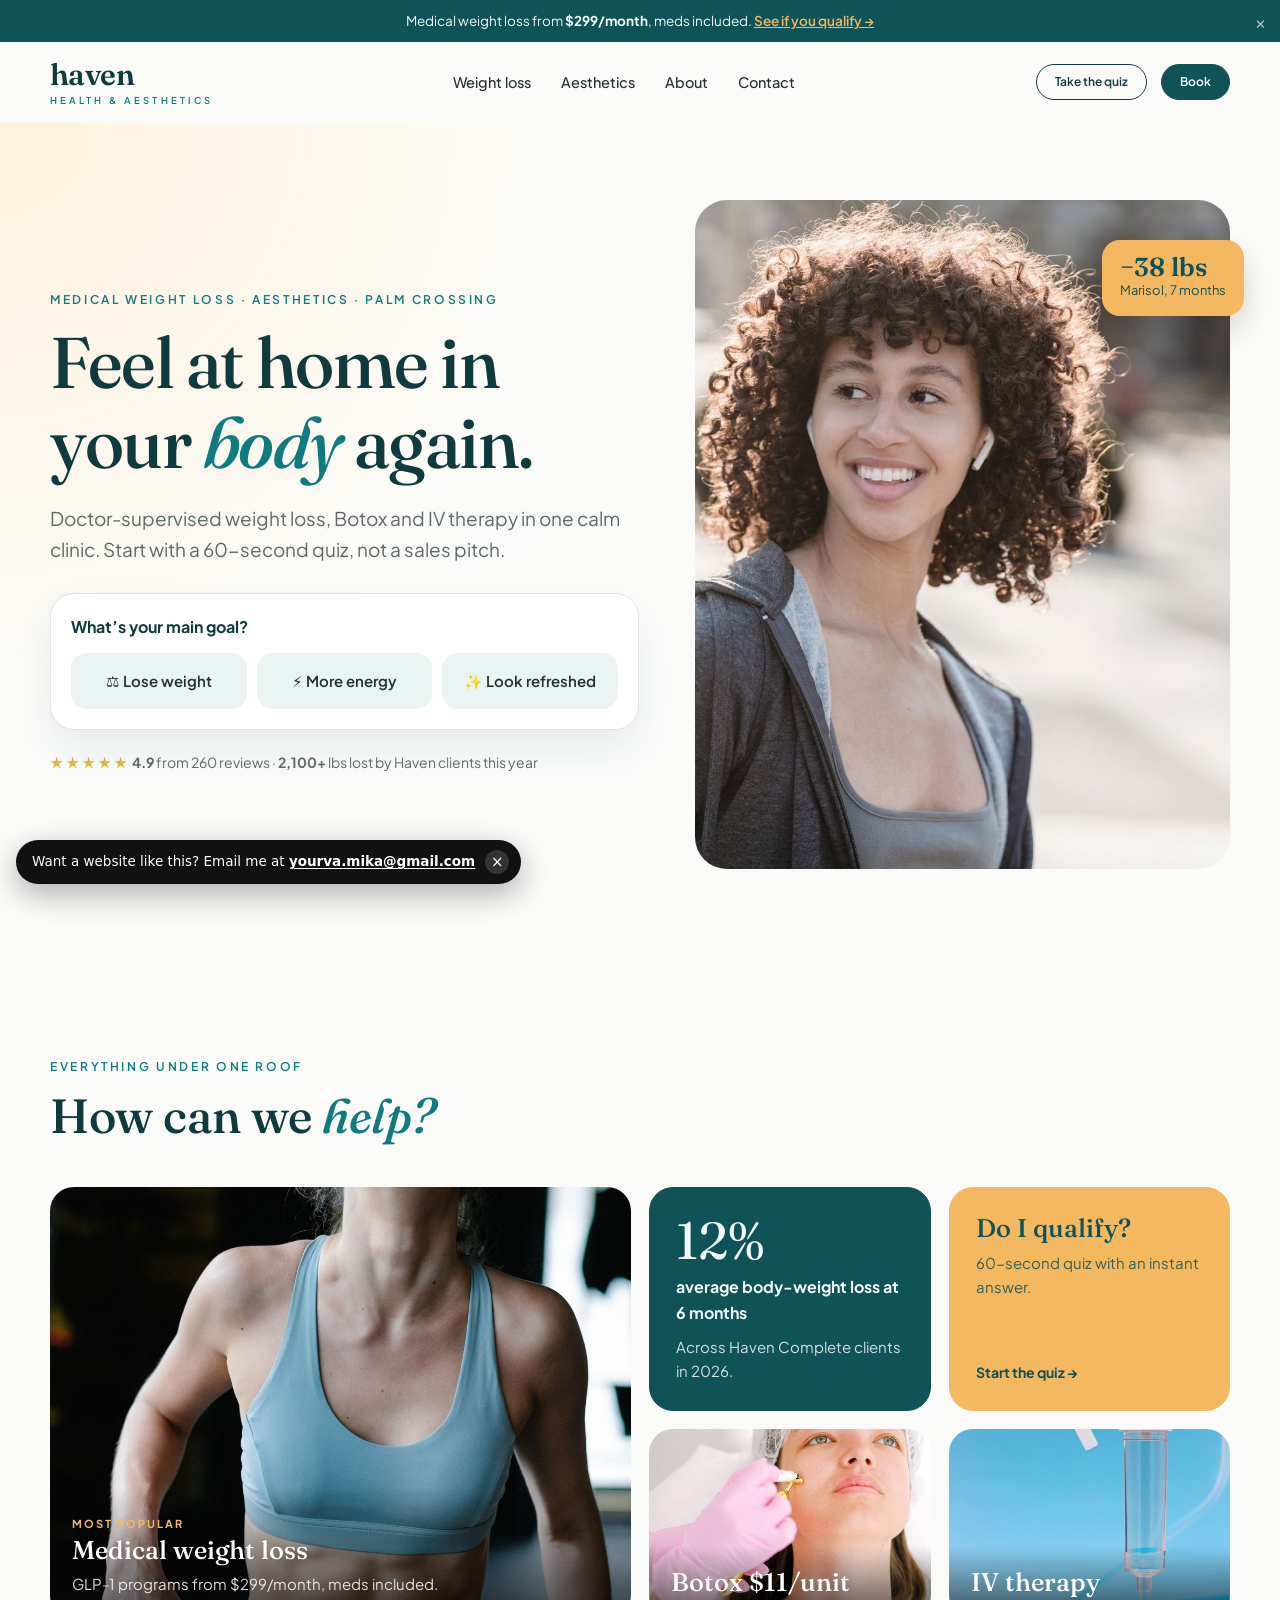
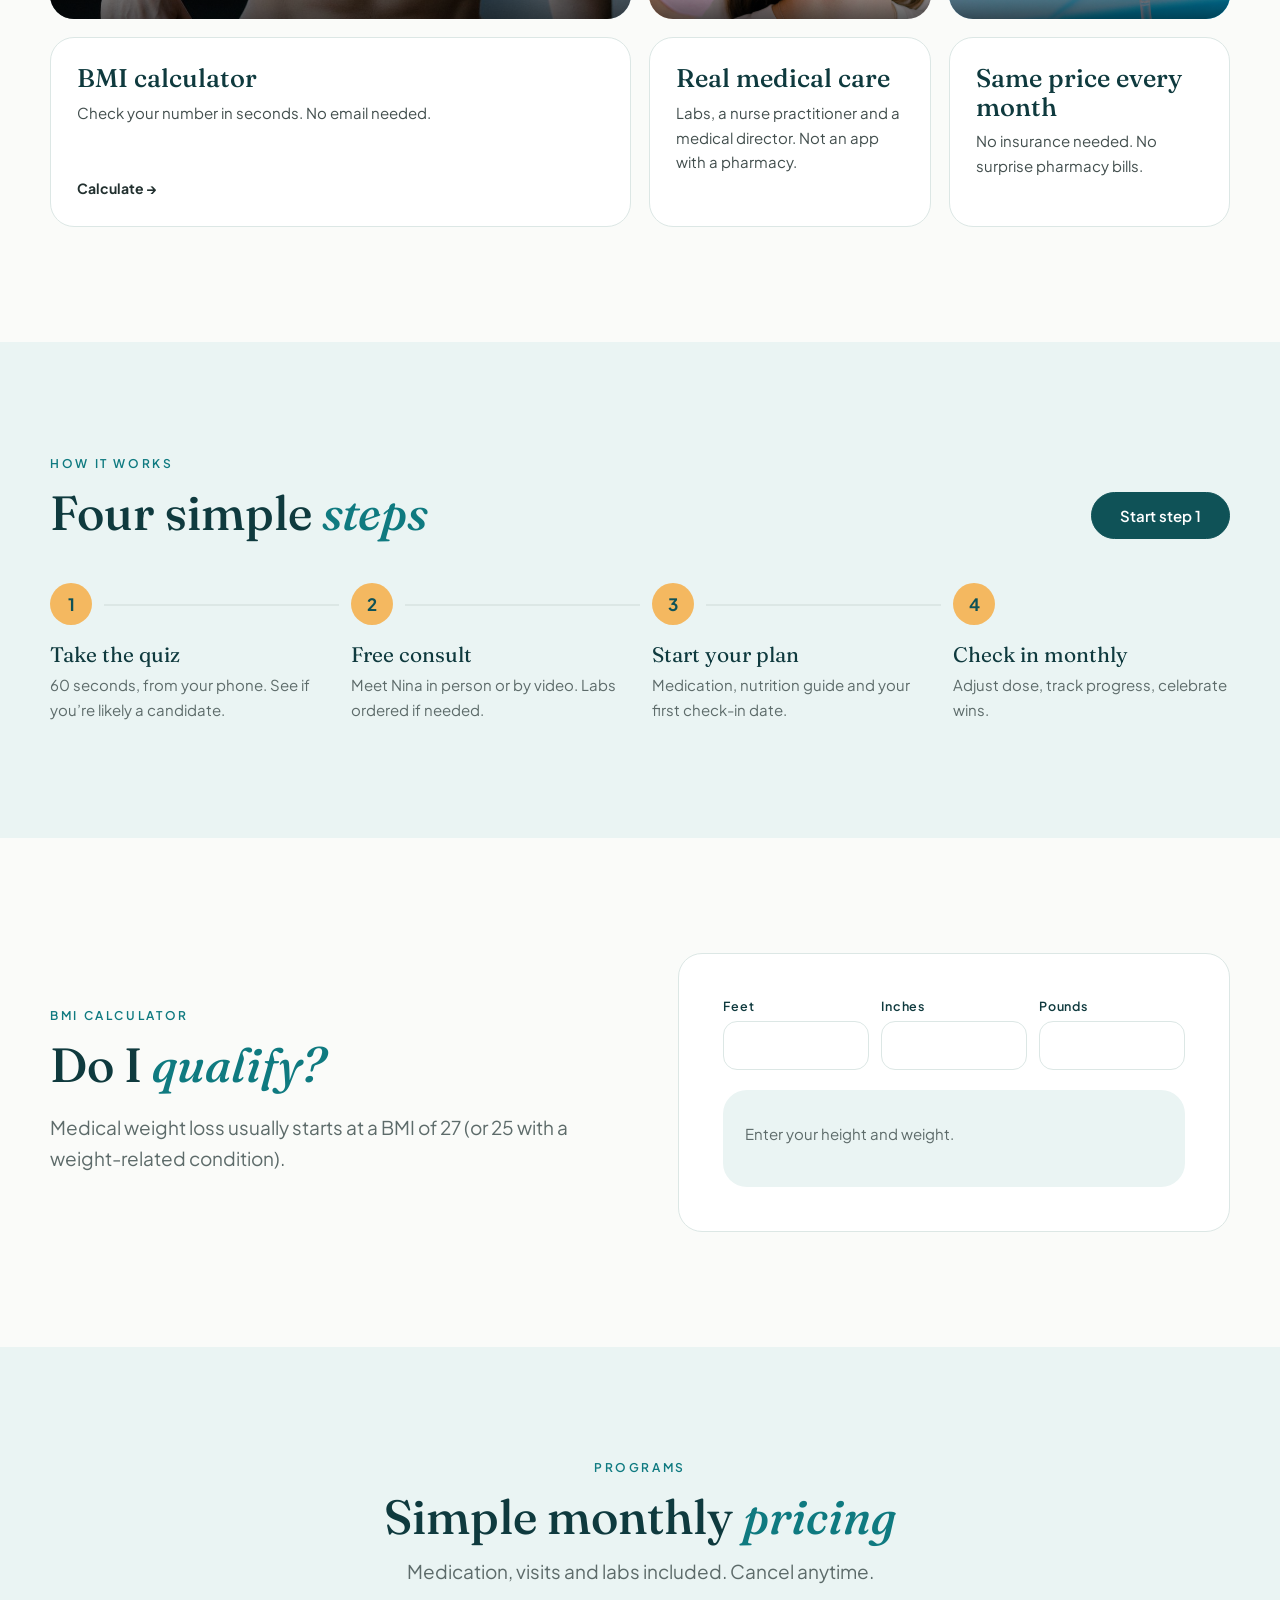
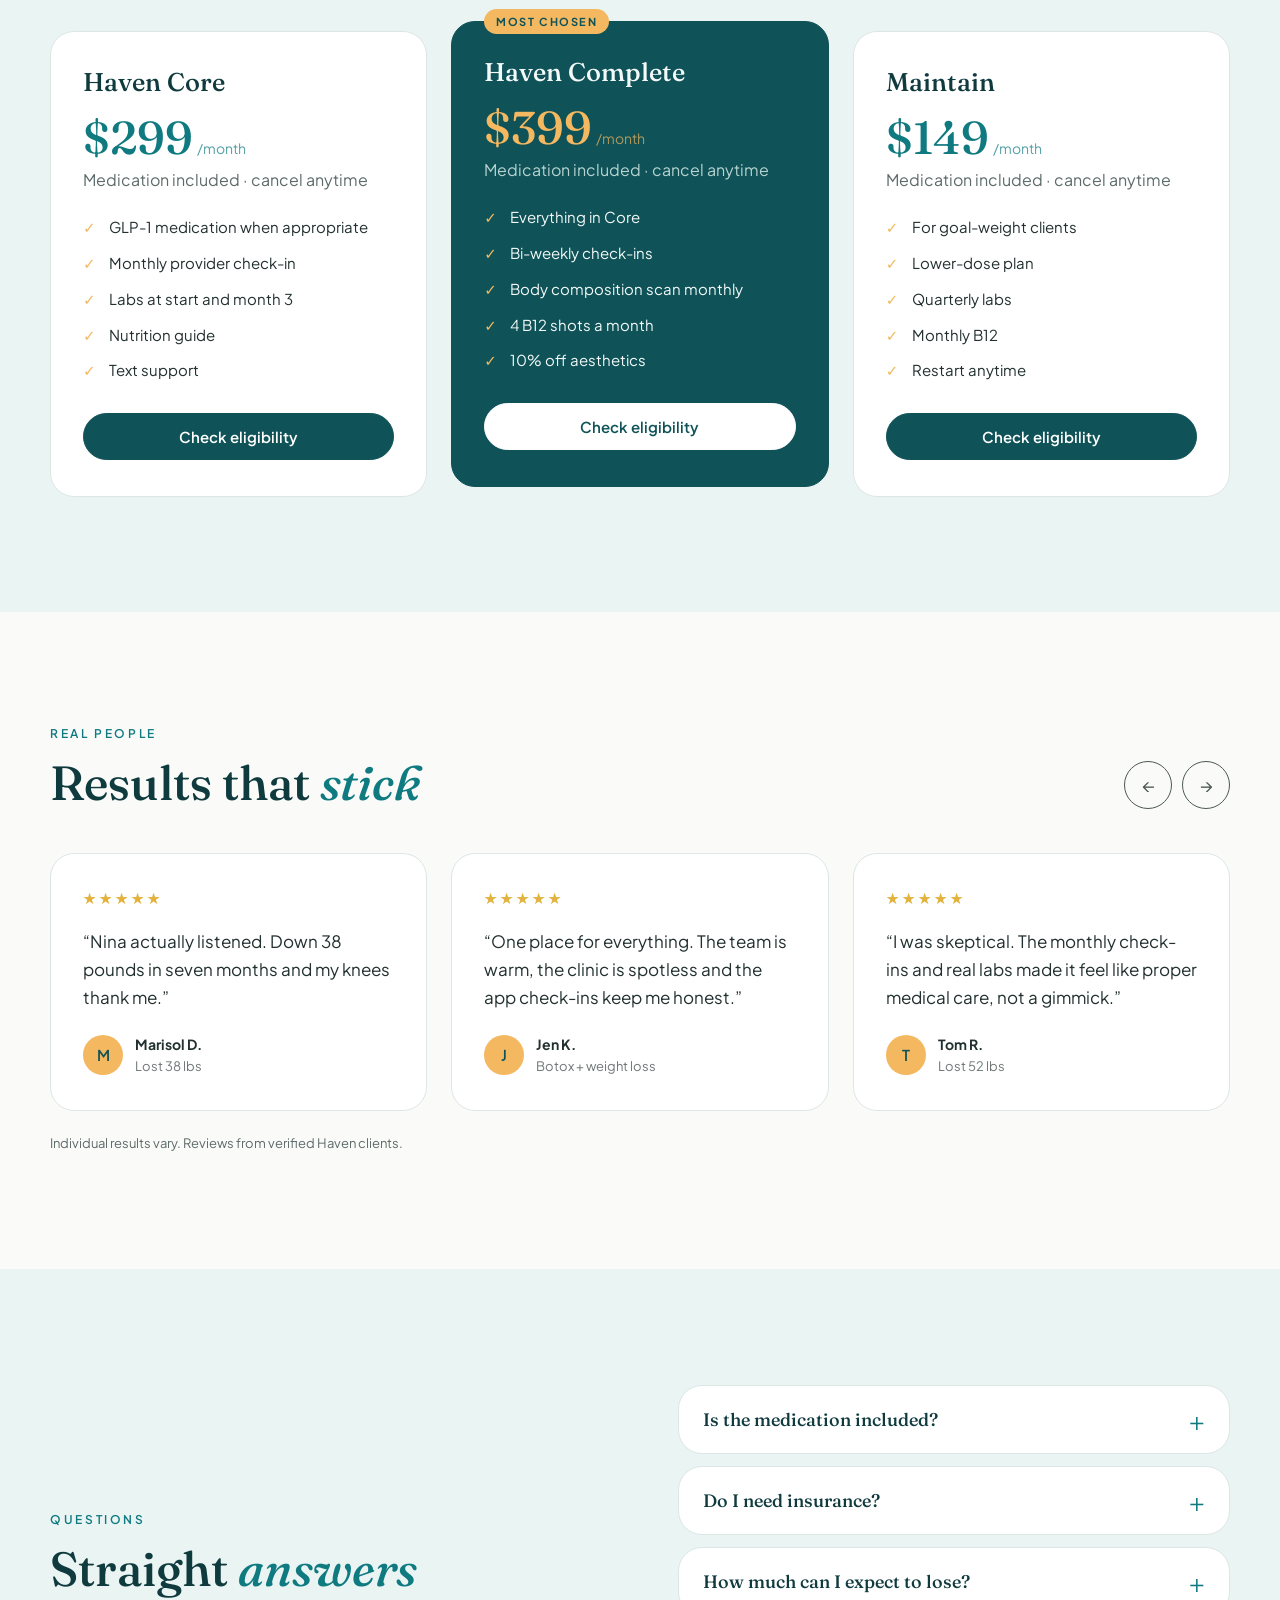
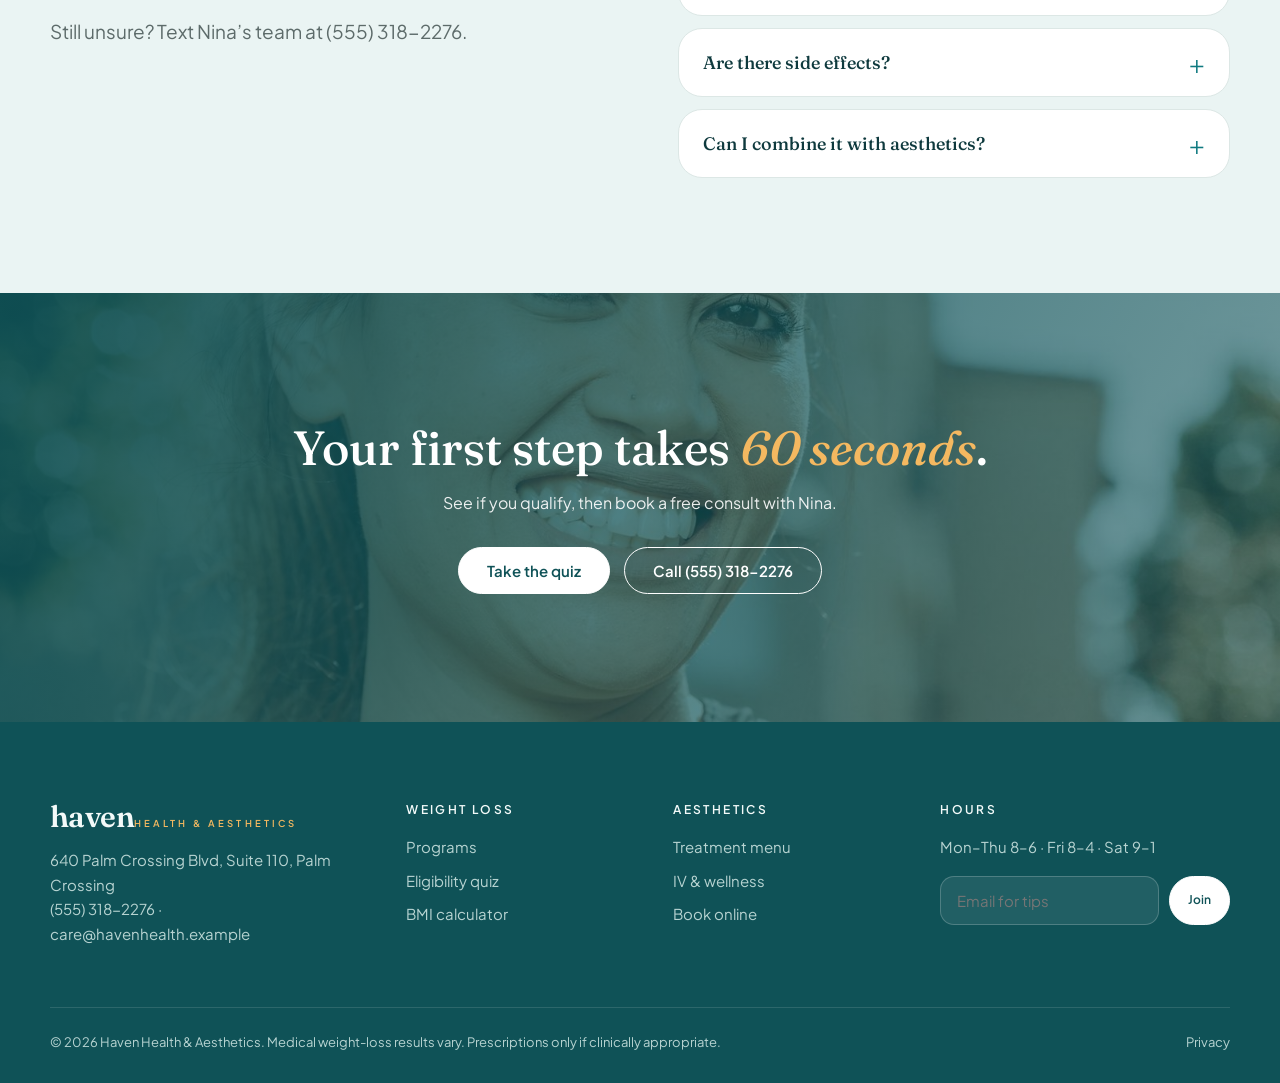
<file: index.html>
<!doctype html><html lang="en"><head><meta charset="utf-8"><meta name="viewport" content="width=device-width,initial-scale=1">
<title>Medical Weight Loss, Botox &amp; IV Therapy in Palm Crossing | Haven Health &amp; Aesthetics</title><meta name="robots" content="noindex, nofollow"><meta name="description" content="Doctor-supervised GLP-1 weight loss from $299/month, Botox from $11/unit and IV therapy in Palm Crossing. Take the 60-second quiz."><meta property="og:title" content="Medical Weight Loss, Botox &amp; IV Therapy in Palm Crossing | Haven Health &amp; Aesthetics"><meta property="og:description" content="Doctor-supervised GLP-1 weight loss from $299/month, Botox from $11/unit and IV therapy in Palm Crossing. Take the 60-second quiz.">
<link rel="icon" href="data:image/svg+xml,<svg xmlns='http://www.w3.org/2000/svg' viewBox='0 0 64 64'><rect width='64' height='64' rx='14' fill='%230F5257'/><text x='32' y='44' font-size='32' text-anchor='middle' fill='white' font-family='Georgia'>H</text></svg>">
<link rel="preconnect" href="https://fonts.googleapis.com"><link rel="preconnect" href="https://fonts.gstatic.com" crossorigin>
<link href="https://fonts.googleapis.com/css2?family=Fraunces:ital,opsz,wght@0,9..144,500;0,9..144,600;1,9..144,500&family=Plus+Jakarta+Sans:wght@400;500;600;700&display=swap" rel="stylesheet"><link rel="stylesheet" href="css/style.css"></head><body>
<div class="announce">Medical weight loss from <b>$299/month</b>, meds included. <a href="quiz.html">See if you qualify →</a><button aria-label="Close">×</button></div>
<header class="site-header"><div class="wrap"><a class="logo" href="index.html"><b>haven</b><small>Health & Aesthetics</small></a><nav class="nav"><a href="weight-loss.html">Weight loss</a><a href="aesthetics.html">Aesthetics</a><a href="about.html">About</a><a href="contact.html">Contact</a></nav>
<div class="hdr-cta"><a class="btn sm ghost" href="quiz.html">Take the quiz</a><a class="btn sm" href="book.html">Book</a><button class="burger" aria-label="Menu"><i></i><i></i><i></i></button></div></div></header>
<nav class="mobile-nav"><a href="weight-loss.html">Weight loss</a><a href="aesthetics.html">Aesthetics</a><a href="about.html">About</a><a href="contact.html">Contact</a><a href="quiz.html">Take the quiz</a><a class="btn" href="book.html">Book now</a></nav>
<main><section class="hv-hero"><div class="wrap"><div><span class="eyebrow">Medical weight loss · Aesthetics · Palm Crossing</span><h1>Feel at home in your <em>body</em> again.</h1>
<p class="lead">Doctor-supervised weight loss, Botox and IV therapy in one calm clinic. Start with a 60-second quiz, not a sales pitch.</p>
<div class="hv-start"><span>What’s your main goal?</span><div><a href="quiz.html">⚖ Lose weight</a><a href="quiz.html">⚡ More energy</a><a href="aesthetics.html">✨ Look refreshed</a></div></div>
<div class="hv-proof"><span class="stars" aria-label="5 stars">★★★★★</span> <b>4.9</b> from 260 reviews · <b>2,100+</b> lbs lost by Haven clients this year</div></div>
<div class="hv-hero-img"><img src="img/7243159.jpg" alt="Smiling woman outdoors"><div class="hv-chip"><b>−38 lbs</b>Marisol, 7 months</div></div></div></section>
<section class="section"><div class="wrap"><div class="head"><div><span class="eyebrow">Everything under one roof</span><h2>How can we <em>help?</em></h2></div></div>
<div class="bento">
<a class="tile img w2 h2" href="weight-loss.html"><img src="img/7991921.jpg" alt="" loading="lazy"><div class="cap"><span class="k" style="color:var(--accent)">Most popular</span><h3>Medical weight loss</h3><p>GLP-1 programs from $299/month, meds included.</p></div></a>
<div class="tile deep"><div class="stat">12%</div><b>average body-weight loss at 6 months</b><p>Across Haven Complete clients in 2026.</p></div>
<a class="tile acc" href="quiz.html"><h3>Do I qualify?</h3><p>60-second quiz with an instant answer.</p><span class="go">Start the quiz →</span></a>
<a class="tile img" href="aesthetics.html"><img src="img/4586721.jpg" alt="" loading="lazy"><div class="cap"><h3>Botox $11/unit</h3></div></a>
<a class="tile img" href="aesthetics.html"><img src="img/23532633.jpg" alt="" loading="lazy"><div class="cap"><h3>IV therapy</h3></div></a>
<a class="tile w2" href="#bmi-sec"><h3>BMI calculator</h3><p>Check your number in seconds. No email needed.</p><span class="go">Calculate →</span></a>
<div class="tile"><h3>Real medical care</h3><p>Labs, a nurse practitioner and a medical director. Not an app with a pharmacy.</p></div>
<div class="tile"><h3>Same price every month</h3><p>No insurance needed. No surprise pharmacy bills.</p></div>
</div></div></section>
<section class="section alt"><div class="wrap"><div class="head"><div><span class="eyebrow">How it works</span><h2>Four simple <em>steps</em></h2></div><a class="btn" href="quiz.html">Start step 1</a></div><div class="steps-line"><div><b>Take the quiz</b><p>60 seconds, from your phone. See if you’re likely a candidate.</p></div><div><b>Free consult</b><p>Meet Nina in person or by video. Labs ordered if needed.</p></div><div><b>Start your plan</b><p>Medication, nutrition guide and your first check-in date.</p></div><div><b>Check in monthly</b><p>Adjust dose, track progress, celebrate wins.</p></div></div></div></section>
<section class="section"><div class="wrap"><div class="split" id="bmi-sec"><div><span class="eyebrow">BMI calculator</span><h2>Do I <em>qualify?</em></h2><p class="lead">Medical weight loss usually starts at a BMI of 27 (or 25 with a weight-related condition).</p></div>
<div class="form-card"><form id="bmi" onsubmit="return false"><div class="row3"><div class="field"><label for="f-ft">Feet</label><input type="number" name="ft" id="f-ft" autocomplete="on" placeholder=""><span class="msg">This field is required.</span></div><div class="field"><label for="f-in">Inches</label><input type="number" name="in" id="f-in" autocomplete="on" placeholder=""><span class="msg">This field is required.</span></div><div class="field"><label for="f-lb">Pounds</label><input type="number" name="lb" id="f-lb" autocomplete="on" placeholder=""><span class="msg">This field is required.</span></div></div><div id="bmi-out"><p class="muted">Enter your height and weight.</p></div></form></div></div></div></section>
<section class="section alt"><div class="wrap"><div class="head center" style="display:block"><span class="eyebrow">Programs</span><h2>Simple monthly <em>pricing</em></h2><p class="lead">Medication, visits and labs included. Cancel anytime.</p></div><div class="plans"><div class="plan"><h3>Haven Core</h3><div class="price">$299<small>/month</small></div><span class="muted">Medication included · cancel anytime</span><ul><li>GLP-1 medication when appropriate</li><li>Monthly provider check-in</li><li>Labs at start and month 3</li><li>Nutrition guide</li><li>Text support</li></ul><a class="btn" href="quiz.html">Check eligibility</a></div><div class="plan feat"><span class="pill">Most chosen</span><h3>Haven Complete</h3><div class="price">$399<small>/month</small></div><span class="muted">Medication included · cancel anytime</span><ul><li>Everything in Core</li><li>Bi-weekly check-ins</li><li>Body composition scan monthly</li><li>4 B12 shots a month</li><li>10% off aesthetics</li></ul><a class="btn light" href="quiz.html">Check eligibility</a></div><div class="plan"><h3>Maintain</h3><div class="price">$149<small>/month</small></div><span class="muted">Medication included · cancel anytime</span><ul><li>For goal-weight clients</li><li>Lower-dose plan</li><li>Quarterly labs</li><li>Monthly B12</li><li>Restart anytime</li></ul><a class="btn" href="quiz.html">Check eligibility</a></div></div></div></section>
<section class="section"><div class="wrap"><div class="head"><div><span class="eyebrow">Real people</span><h2>Results that <em>stick</em></h2></div><div class="cnav"><button class="prev" aria-label="Previous">←</button><button class="next" aria-label="Next">→</button></div></div><div class="carousel" style="margin:0 -12px"><div class="track"><div class="slide"><div class="review"><span class="stars" aria-label="5 stars">★★★★★</span><p>“Nina actually listened. Down 38 pounds in seven months and my knees thank me.”</p><div class="who"><i>M</i><div><b>Marisol D.</b><span>Lost 38 lbs</span></div></div></div></div><div class="slide"><div class="review"><span class="stars" aria-label="5 stars">★★★★★</span><p>“One place for everything. The team is warm, the clinic is spotless and the app check-ins keep me honest.”</p><div class="who"><i>J</i><div><b>Jen K.</b><span>Botox + weight loss</span></div></div></div></div><div class="slide"><div class="review"><span class="stars" aria-label="5 stars">★★★★★</span><p>“I was skeptical. The monthly check-ins and real labs made it feel like proper medical care, not a gimmick.”</p><div class="who"><i>T</i><div><b>Tom R.</b><span>Lost 52 lbs</span></div></div></div></div><div class="slide"><div class="review"><span class="stars" aria-label="5 stars">★★★★★</span><p>“The hydration drip on a Friday afternoon is my new favorite ritual.”</p><div class="who"><i>A</i><div><b>Alicia P.</b><span>IV member</span></div></div></div></div></div></div><p class="consent">Individual results vary. Reviews from verified Haven clients.</p></div></section>
<section class="section alt"><div class="wrap split"><div><span class="eyebrow">Questions</span><h2>Straight <em>answers</em></h2><p class="lead">Still unsure? Text Nina’s team at (555) 318-2276.</p></div><div class="faq"><details><summary>Is the medication included?</summary><p>Yes. Your monthly price includes medication if your provider prescribes it, plus check-ins and labs.</p></details><details><summary>Do I need insurance?</summary><p>No. Our pricing is self-pay and the same every month.</p></details><details><summary>How much can I expect to lose?</summary><p>Clients on GLP-1 programs often lose 10–15% of body weight over 6–12 months with lifestyle changes. Results vary.</p></details><details><summary>Are there side effects?</summary><p>Some people feel nausea at first. We start low and adjust slowly.</p></details><details><summary>Can I combine it with aesthetics?</summary><p>Yes. Complete members save 10% on Botox, filler and IV therapy.</p></details></div></div></section>
<section class="cta"><img src="img/7298630.jpg" alt="" loading="lazy"><div class="wrap"><h2>Your first step takes <em>60 seconds</em>.</h2><p>See if you qualify, then book a free consult with Nina.</p><div class="btns"><a class="btn light" href="quiz.html">Take the quiz</a><a class="btn ghost" href="tel:5553182276">Call (555) 318-2276</a></div></div></section></main>
<footer class="site-footer"><div class="wrap"><div class="cols"><div><a class="logo" href="index.html"><b>haven</b><small>Health & Aesthetics</small></a><p style="margin-top:16px">640 Palm Crossing Blvd, Suite 110, Palm Crossing<br>(555) 318-2276 · care@havenhealth.example</p></div>
<div><h4>Weight loss</h4><a href="weight-loss.html">Programs</a><a href="quiz.html">Eligibility quiz</a><a href="weight-loss.html#bmi">BMI calculator</a></div>
<div><h4>Aesthetics</h4><a href="aesthetics.html">Treatment menu</a><a href="aesthetics.html">IV & wellness</a><a href="book.html">Book online</a></div>
<div><h4>Hours</h4><p>Mon–Thu 8–6 · Fri 8–4 · Sat 9–1</p><form class="newsletter" data-form="newsletter" data-thanks="Thanks! You’re subscribed." novalidate><div class="field"><input type="email" name="email" placeholder="Email for tips" required aria-label="Email"></div><button class="btn sm light">Join</button></form></div></div>
<div class="base"><span>© 2026 Haven Health & Aesthetics. Medical weight-loss results vary. Prescriptions only if clinically appropriate.</span><span><a href="privacy.html">Privacy</a></span></div></div></footer>
<a class="btn mobile-book" href="quiz.html">See if I qualify</a><script src="js/site-data.js"></script><script src="js/core.js" defer></script></body></html>
</file>
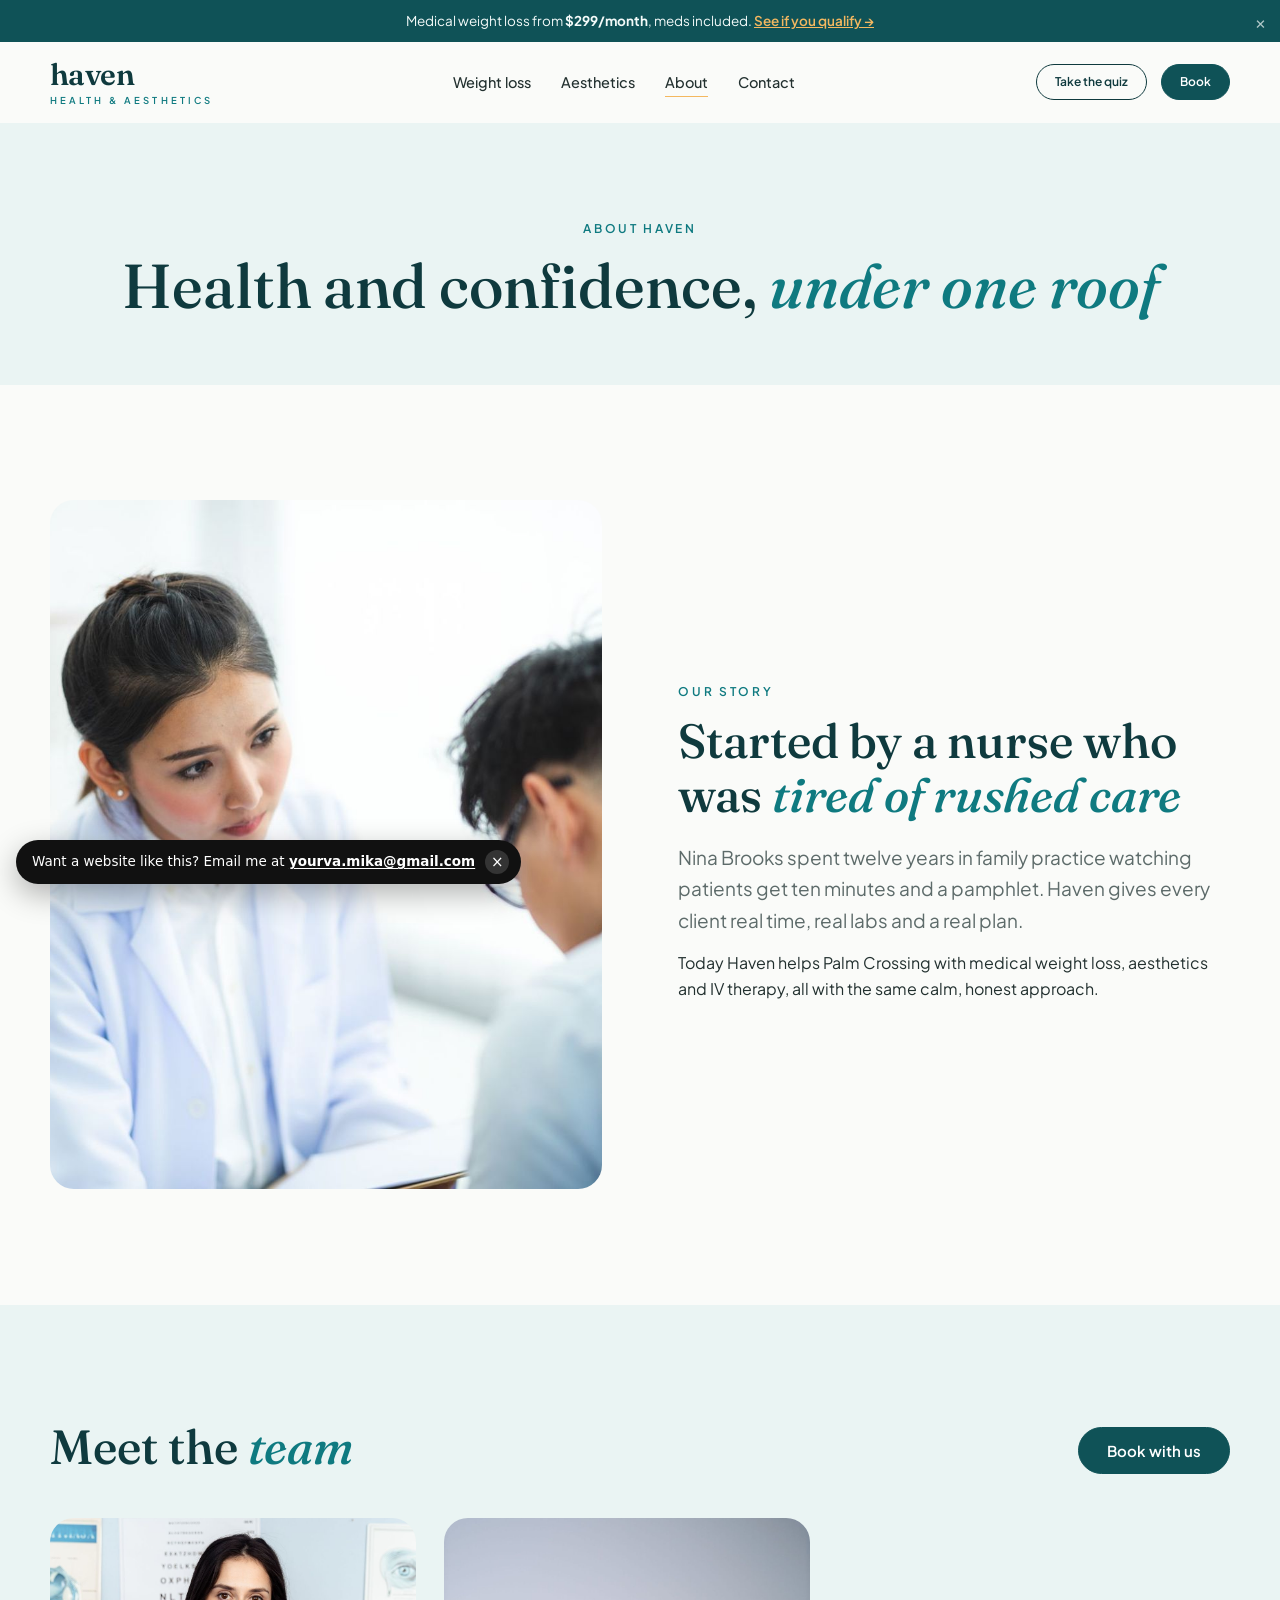
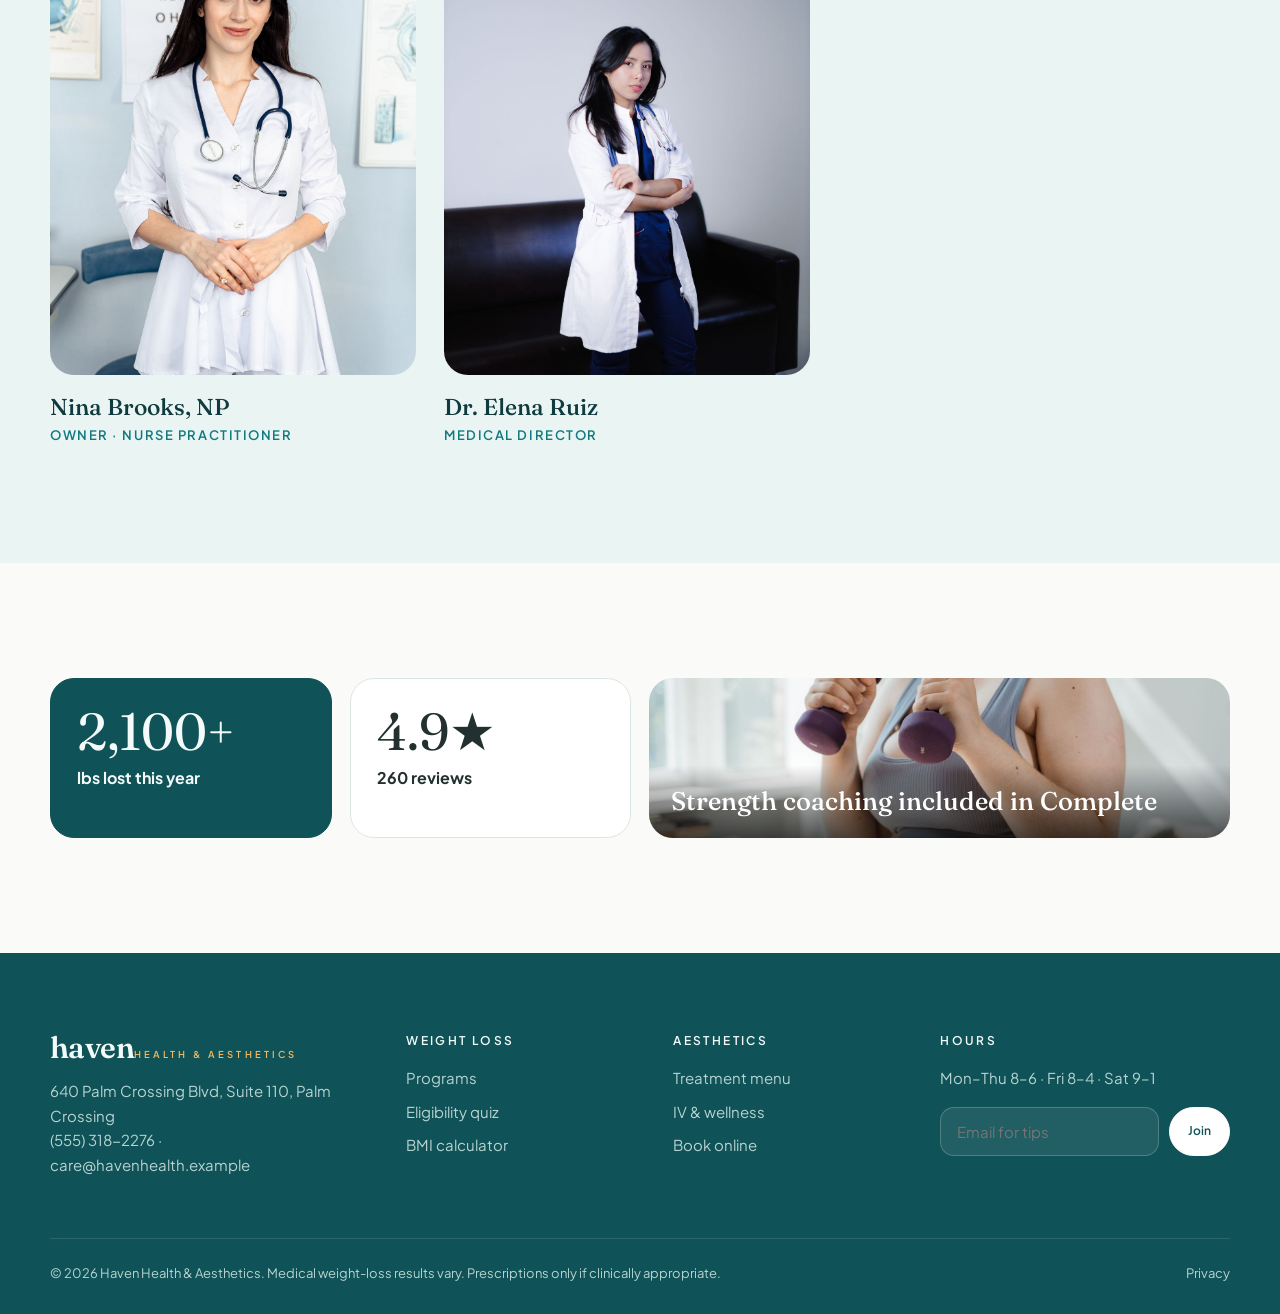
<file: about.html>
<!doctype html><html lang="en"><head><meta charset="utf-8"><meta name="viewport" content="width=device-width,initial-scale=1">
<title>About Haven | Haven Health &amp; Aesthetics</title><meta name="robots" content="noindex, nofollow"><meta name="description" content="Meet Nina Brooks, NP and the Haven team."><meta property="og:title" content="About Haven | Haven Health &amp; Aesthetics"><meta property="og:description" content="Meet Nina Brooks, NP and the Haven team.">
<link rel="icon" href="data:image/svg+xml,<svg xmlns='http://www.w3.org/2000/svg' viewBox='0 0 64 64'><rect width='64' height='64' rx='14' fill='%230F5257'/><text x='32' y='44' font-size='32' text-anchor='middle' fill='white' font-family='Georgia'>H</text></svg>">
<link rel="preconnect" href="https://fonts.googleapis.com"><link rel="preconnect" href="https://fonts.gstatic.com" crossorigin>
<link href="https://fonts.googleapis.com/css2?family=Fraunces:ital,opsz,wght@0,9..144,500;0,9..144,600;1,9..144,500&family=Plus+Jakarta+Sans:wght@400;500;600;700&display=swap" rel="stylesheet"><link rel="stylesheet" href="css/style.css"></head><body>
<div class="announce">Medical weight loss from <b>$299/month</b>, meds included. <a href="quiz.html">See if you qualify →</a><button aria-label="Close">×</button></div>
<header class="site-header"><div class="wrap"><a class="logo" href="index.html"><b>haven</b><small>Health & Aesthetics</small></a><nav class="nav"><a href="weight-loss.html">Weight loss</a><a href="aesthetics.html">Aesthetics</a><a href="about.html">About</a><a href="contact.html">Contact</a></nav>
<div class="hdr-cta"><a class="btn sm ghost" href="quiz.html">Take the quiz</a><a class="btn sm" href="book.html">Book</a><button class="burger" aria-label="Menu"><i></i><i></i><i></i></button></div></div></header>
<nav class="mobile-nav"><a href="weight-loss.html">Weight loss</a><a href="aesthetics.html">Aesthetics</a><a href="about.html">About</a><a href="contact.html">Contact</a><a href="quiz.html">Take the quiz</a><a class="btn" href="book.html">Book now</a></nav>
<main><section class="page-hero"><div class="wrap"><span class="eyebrow">About Haven</span><h1 style="font-size:clamp(38px,5vw,62px)">Health and confidence, <em>under one roof</em></h1></div></section>
<section class="section"><div class="wrap split"><div class="ph"><img src="img/5593720.jpg" alt="" loading="lazy"></div><div><span class="eyebrow">Our story</span><h2>Started by a nurse who was <em>tired of rushed care</em></h2>
<p class="lead">Nina Brooks spent twelve years in family practice watching patients get ten minutes and a pamphlet. Haven gives every client real time, real labs and a real plan.</p><p style="margin-top:14px">Today Haven helps Palm Crossing with medical weight loss, aesthetics and IV therapy, all with the same calm, honest approach.</p></div></div></section>
<section class="section alt"><div class="wrap"><div class="head"><h2>Meet the <em>team</em></h2><a class="btn" href="book.html">Book with us</a></div><div class="team" style="grid-template-columns:repeat(2,1fr);max-width:760px"><div class="member"><img src="img/6749765.jpg" alt="Nina Brooks, NP" loading="lazy"><b>Nina Brooks, NP</b><span>Owner · Nurse Practitioner</span></div><div class="member"><img src="img/32115905.jpg" alt="Dr. Elena Ruiz" loading="lazy"><b>Dr. Elena Ruiz</b><span>Medical Director</span></div></div></div></section>
<section class="section"><div class="wrap"><div class="bento" style="grid-auto-rows:minmax(160px,auto)"><div class="tile deep"><div class="stat">2,100+</div><b>lbs lost this year</b></div><div class="tile"><div class="stat">4.9★</div><b>260 reviews</b></div><a class="tile img w2" href="weight-loss.html"><img src="img/8846118.jpg" alt="" loading="lazy"><div class="cap"><h3>Strength coaching included in Complete</h3></div></a></div></div></section></main>
<footer class="site-footer"><div class="wrap"><div class="cols"><div><a class="logo" href="index.html"><b>haven</b><small>Health & Aesthetics</small></a><p style="margin-top:16px">640 Palm Crossing Blvd, Suite 110, Palm Crossing<br>(555) 318-2276 · care@havenhealth.example</p></div>
<div><h4>Weight loss</h4><a href="weight-loss.html">Programs</a><a href="quiz.html">Eligibility quiz</a><a href="weight-loss.html#bmi">BMI calculator</a></div>
<div><h4>Aesthetics</h4><a href="aesthetics.html">Treatment menu</a><a href="aesthetics.html">IV & wellness</a><a href="book.html">Book online</a></div>
<div><h4>Hours</h4><p>Mon–Thu 8–6 · Fri 8–4 · Sat 9–1</p><form class="newsletter" data-form="newsletter" data-thanks="Thanks! You’re subscribed." novalidate><div class="field"><input type="email" name="email" placeholder="Email for tips" required aria-label="Email"></div><button class="btn sm light">Join</button></form></div></div>
<div class="base"><span>© 2026 Haven Health & Aesthetics. Medical weight-loss results vary. Prescriptions only if clinically appropriate.</span><span><a href="privacy.html">Privacy</a></span></div></div></footer>
<a class="btn mobile-book" href="quiz.html">See if I qualify</a><script src="js/site-data.js"></script><script src="js/core.js" defer></script></body></html>
</file>
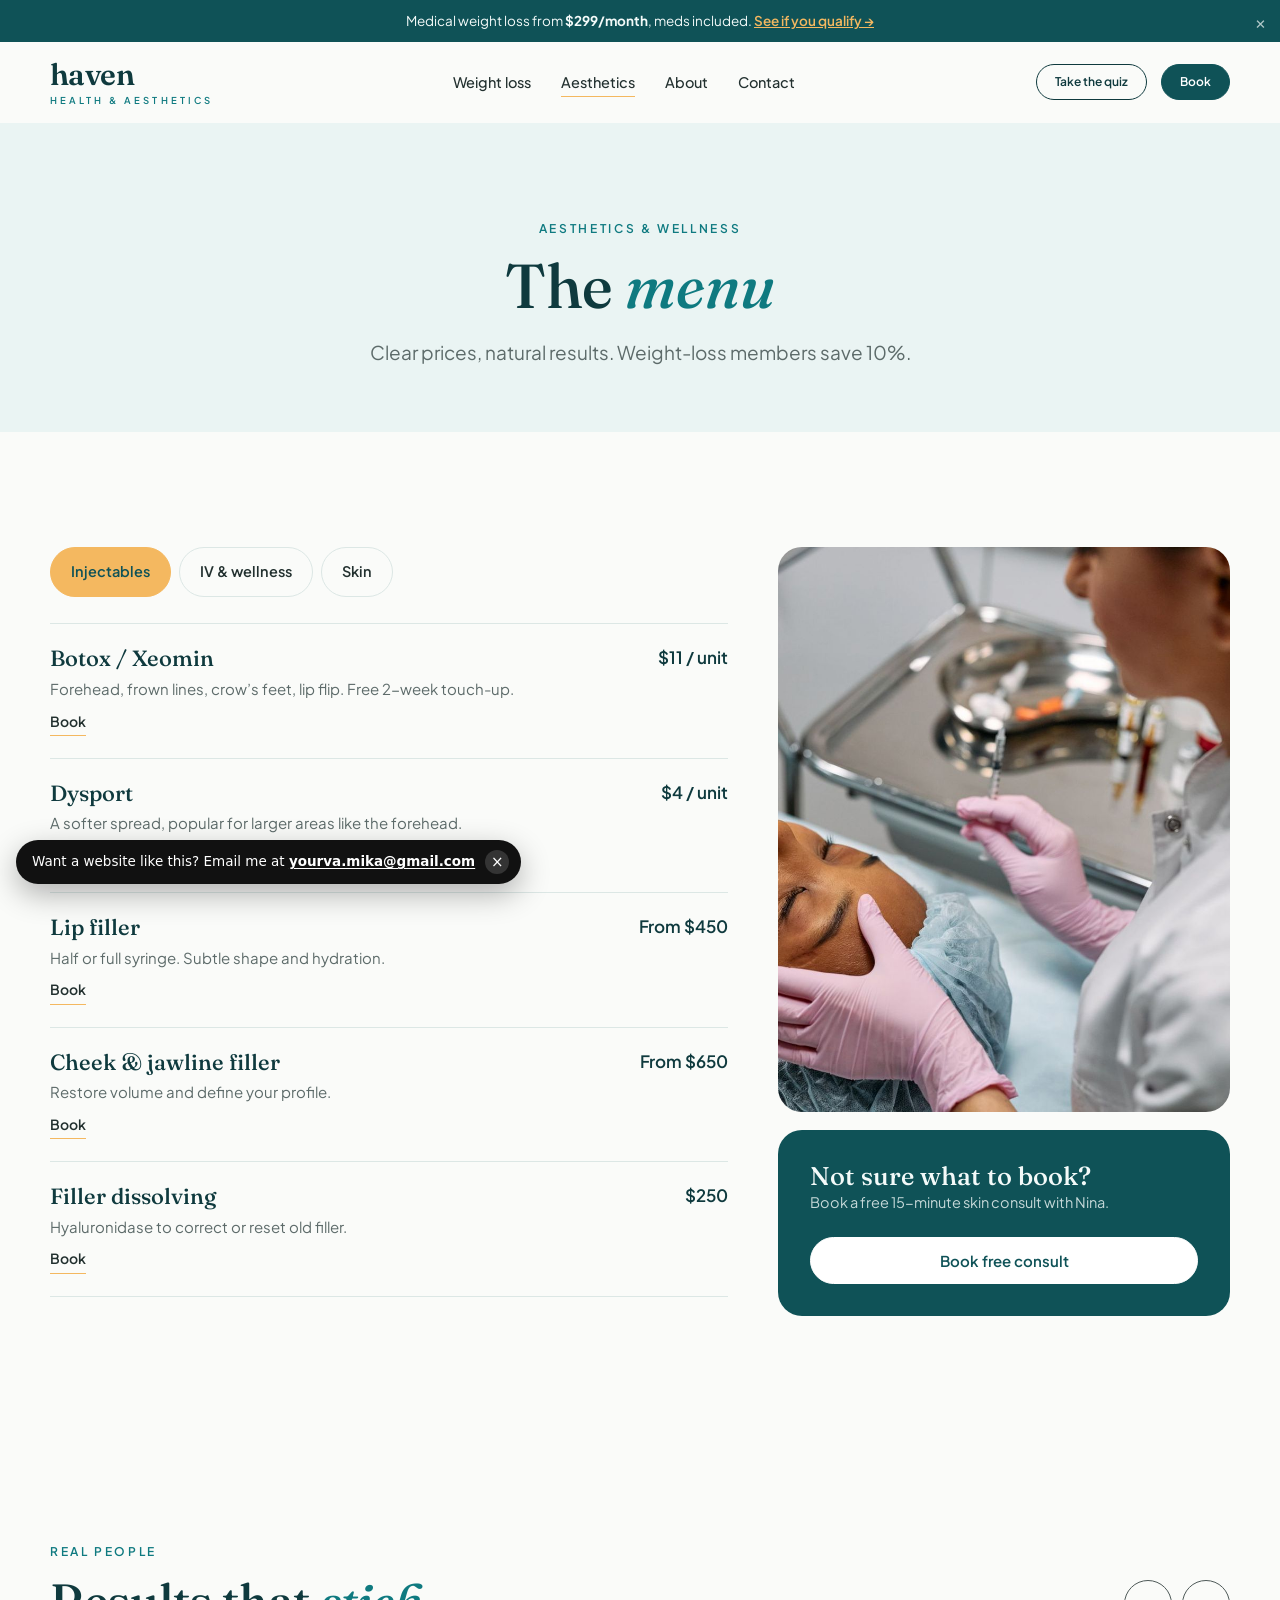
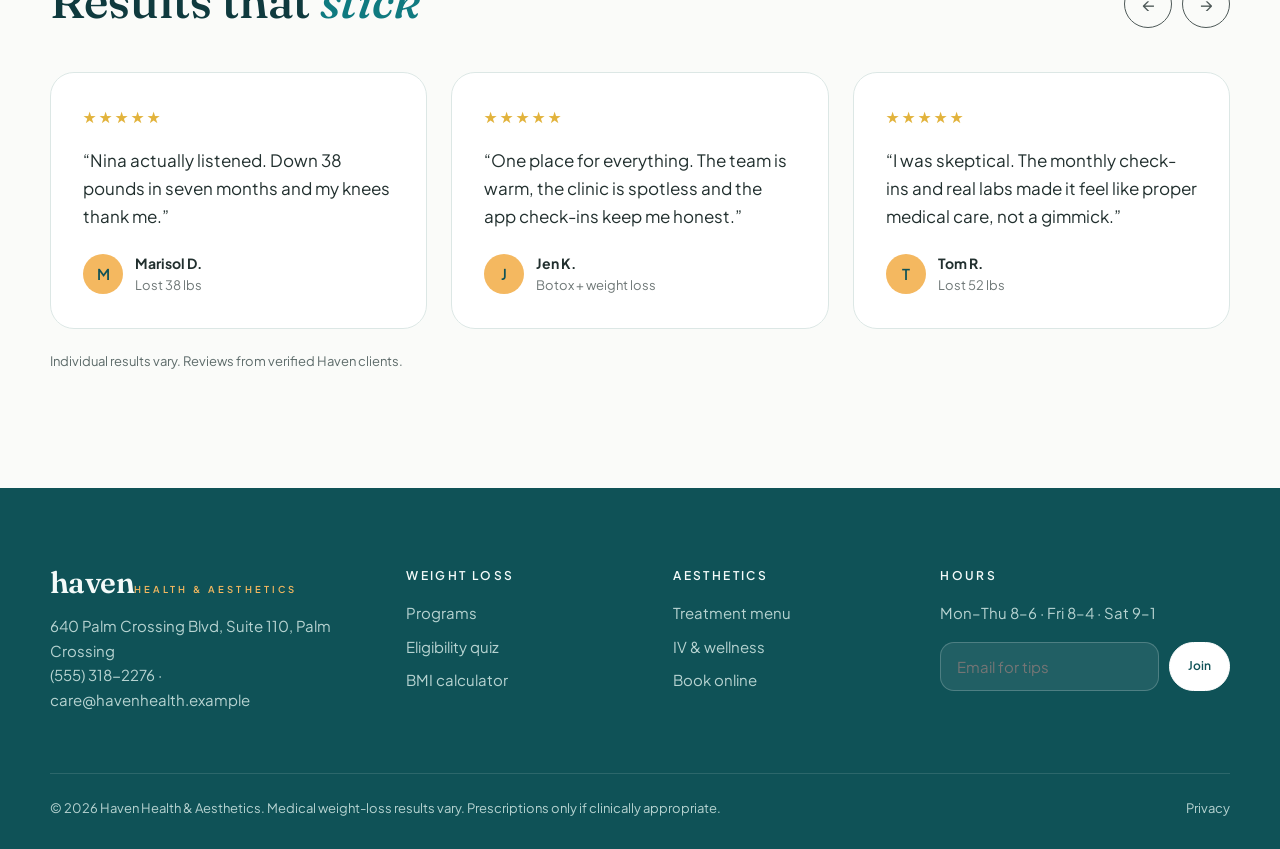
<file: aesthetics.html>
<!doctype html><html lang="en"><head><meta charset="utf-8"><meta name="viewport" content="width=device-width,initial-scale=1">
<title>Aesthetics &amp; IV Menu | Haven Health &amp; Aesthetics</title><meta name="robots" content="noindex, nofollow"><meta name="description" content="Botox, filler, IV therapy and skin treatments with clear prices."><meta property="og:title" content="Aesthetics &amp; IV Menu | Haven Health &amp; Aesthetics"><meta property="og:description" content="Botox, filler, IV therapy and skin treatments with clear prices.">
<link rel="icon" href="data:image/svg+xml,<svg xmlns='http://www.w3.org/2000/svg' viewBox='0 0 64 64'><rect width='64' height='64' rx='14' fill='%230F5257'/><text x='32' y='44' font-size='32' text-anchor='middle' fill='white' font-family='Georgia'>H</text></svg>">
<link rel="preconnect" href="https://fonts.googleapis.com"><link rel="preconnect" href="https://fonts.gstatic.com" crossorigin>
<link href="https://fonts.googleapis.com/css2?family=Fraunces:ital,opsz,wght@0,9..144,500;0,9..144,600;1,9..144,500&family=Plus+Jakarta+Sans:wght@400;500;600;700&display=swap" rel="stylesheet"><link rel="stylesheet" href="css/style.css"></head><body>
<div class="announce">Medical weight loss from <b>$299/month</b>, meds included. <a href="quiz.html">See if you qualify →</a><button aria-label="Close">×</button></div>
<header class="site-header"><div class="wrap"><a class="logo" href="index.html"><b>haven</b><small>Health & Aesthetics</small></a><nav class="nav"><a href="weight-loss.html">Weight loss</a><a href="aesthetics.html">Aesthetics</a><a href="about.html">About</a><a href="contact.html">Contact</a></nav>
<div class="hdr-cta"><a class="btn sm ghost" href="quiz.html">Take the quiz</a><a class="btn sm" href="book.html">Book</a><button class="burger" aria-label="Menu"><i></i><i></i><i></i></button></div></div></header>
<nav class="mobile-nav"><a href="weight-loss.html">Weight loss</a><a href="aesthetics.html">Aesthetics</a><a href="about.html">About</a><a href="contact.html">Contact</a><a href="quiz.html">Take the quiz</a><a class="btn" href="book.html">Book now</a></nav>
<main><section class="page-hero"><div class="wrap"><span class="eyebrow">Aesthetics & wellness</span><h1 style="font-size:clamp(38px,5vw,62px)">The <em>menu</em></h1><p class="lead">Clear prices, natural results. Weight-loss members save 10%.</p></div></section>
<section class="section"><div class="wrap" style="display:grid;grid-template-columns:1.5fr 1fr;gap:50px;align-items:start" id="aesgrid"><div><div class="tabs-ui"><div role="tablist"><button role="tab" data-tab="t0" class="on">Injectables</button><button role="tab" data-tab="t1" class="">IV &amp; wellness</button><button role="tab" data-tab="t2" class="">Skin</button></div><div data-panel="t0"><div class="menu-list"><div class="menu-item"><h3>Botox / Xeomin</h3><span class="p">$11 / unit</span><p>Forehead, frown lines, crow’s feet, lip flip. Free 2-week touch-up.</p><div class="acts"><a class="link" href="book.html?t=botox">Book</a></div></div><div class="menu-item"><h3>Dysport</h3><span class="p">$4 / unit</span><p>A softer spread, popular for larger areas like the forehead.</p><div class="acts"><a class="link" href="book.html?t=botox">Book</a></div></div><div class="menu-item"><h3>Lip filler</h3><span class="p">From $450</span><p>Half or full syringe. Subtle shape and hydration.</p><div class="acts"><a class="link" href="book.html?t=filler">Book</a></div></div><div class="menu-item"><h3>Cheek &amp; jawline filler</h3><span class="p">From $650</span><p>Restore volume and define your profile.</p><div class="acts"><a class="link" href="book.html?t=filler">Book</a></div></div><div class="menu-item"><h3>Filler dissolving</h3><span class="p">$250</span><p>Hyaluronidase to correct or reset old filler.</p><div class="acts"><a class="link" href="book.html?t=filler">Book</a></div></div></div></div><div data-panel="t1" hidden><div class="menu-list"><div class="menu-item"><h3>Hydration drip</h3><span class="p">$165</span><p>1L fluids and electrolytes. Hangovers, travel, heat.</p><div class="acts"><a class="link" href="book.html?t=iv-hydration">Book</a></div></div><div class="menu-item"><h3>Myers’ cocktail</h3><span class="p">$210</span><p>B vitamins, vitamin C, magnesium and calcium.</p><div class="acts"><a class="link" href="book.html?t=iv-hydration">Book</a></div></div><div class="menu-item"><h3>NAD+ drip</h3><span class="p">From $350</span><p>Cellular energy support, 2–3 hours.</p><div class="acts"><a class="link" href="book.html?t=iv-hydration">Book</a></div></div><div class="menu-item"><h3>B12 shot</h3><span class="p">$30</span><p>Energy and metabolism support. Members get 4 a month free.</p><div class="acts"><a class="link" href="book.html?t=b12">Book</a></div></div></div></div><div data-panel="t2" hidden><div class="menu-list"><div class="menu-item"><h3>Medical-grade peel</h3><span class="p">$150</span><p>Brightens dark spots and smooths texture.</p><div class="acts"><a class="link" href="book.html?t=botox">Book</a></div></div><div class="menu-item"><h3>Microneedling</h3><span class="p">$300</span><p>Collagen boost for scars, pores and fine lines.</p><div class="acts"><a class="link" href="book.html?t=botox">Book</a></div></div><div class="menu-item"><h3>Skin consultation</h3><span class="p">Free</span><p>A plan for your skin, built around your goals.</p><div class="acts"><a class="link" href="book.html?t=weight-loss-consult">Book</a></div></div></div></div></div></div>
<aside class="sticky"><img src="img/7581575.jpg" alt="" style="border-radius:var(--r-card);aspect-ratio:4/5;object-fit:cover;width:100%"><div class="book-card" style="margin-top:18px"><h3>Not sure what to book?</h3><p>Book a free 15-minute skin consult with Nina.</p><a class="btn light" href="book.html?t=weight-loss-consult">Book free consult</a></div></aside></div></section>
<style>@media(max-width:1020px){#aesgrid{grid-template-columns:1fr!important}}</style><section class="section"><div class="wrap"><div class="head"><div><span class="eyebrow">Real people</span><h2>Results that <em>stick</em></h2></div><div class="cnav"><button class="prev" aria-label="Previous">←</button><button class="next" aria-label="Next">→</button></div></div><div class="carousel" style="margin:0 -12px"><div class="track"><div class="slide"><div class="review"><span class="stars" aria-label="5 stars">★★★★★</span><p>“Nina actually listened. Down 38 pounds in seven months and my knees thank me.”</p><div class="who"><i>M</i><div><b>Marisol D.</b><span>Lost 38 lbs</span></div></div></div></div><div class="slide"><div class="review"><span class="stars" aria-label="5 stars">★★★★★</span><p>“One place for everything. The team is warm, the clinic is spotless and the app check-ins keep me honest.”</p><div class="who"><i>J</i><div><b>Jen K.</b><span>Botox + weight loss</span></div></div></div></div><div class="slide"><div class="review"><span class="stars" aria-label="5 stars">★★★★★</span><p>“I was skeptical. The monthly check-ins and real labs made it feel like proper medical care, not a gimmick.”</p><div class="who"><i>T</i><div><b>Tom R.</b><span>Lost 52 lbs</span></div></div></div></div><div class="slide"><div class="review"><span class="stars" aria-label="5 stars">★★★★★</span><p>“The hydration drip on a Friday afternoon is my new favorite ritual.”</p><div class="who"><i>A</i><div><b>Alicia P.</b><span>IV member</span></div></div></div></div></div></div><p class="consent">Individual results vary. Reviews from verified Haven clients.</p></div></section></main>
<footer class="site-footer"><div class="wrap"><div class="cols"><div><a class="logo" href="index.html"><b>haven</b><small>Health & Aesthetics</small></a><p style="margin-top:16px">640 Palm Crossing Blvd, Suite 110, Palm Crossing<br>(555) 318-2276 · care@havenhealth.example</p></div>
<div><h4>Weight loss</h4><a href="weight-loss.html">Programs</a><a href="quiz.html">Eligibility quiz</a><a href="weight-loss.html#bmi">BMI calculator</a></div>
<div><h4>Aesthetics</h4><a href="aesthetics.html">Treatment menu</a><a href="aesthetics.html">IV & wellness</a><a href="book.html">Book online</a></div>
<div><h4>Hours</h4><p>Mon–Thu 8–6 · Fri 8–4 · Sat 9–1</p><form class="newsletter" data-form="newsletter" data-thanks="Thanks! You’re subscribed." novalidate><div class="field"><input type="email" name="email" placeholder="Email for tips" required aria-label="Email"></div><button class="btn sm light">Join</button></form></div></div>
<div class="base"><span>© 2026 Haven Health & Aesthetics. Medical weight-loss results vary. Prescriptions only if clinically appropriate.</span><span><a href="privacy.html">Privacy</a></span></div></div></footer>
<a class="btn mobile-book" href="quiz.html">See if I qualify</a><script src="js/site-data.js"></script><script src="js/core.js" defer></script></body></html>
</file>
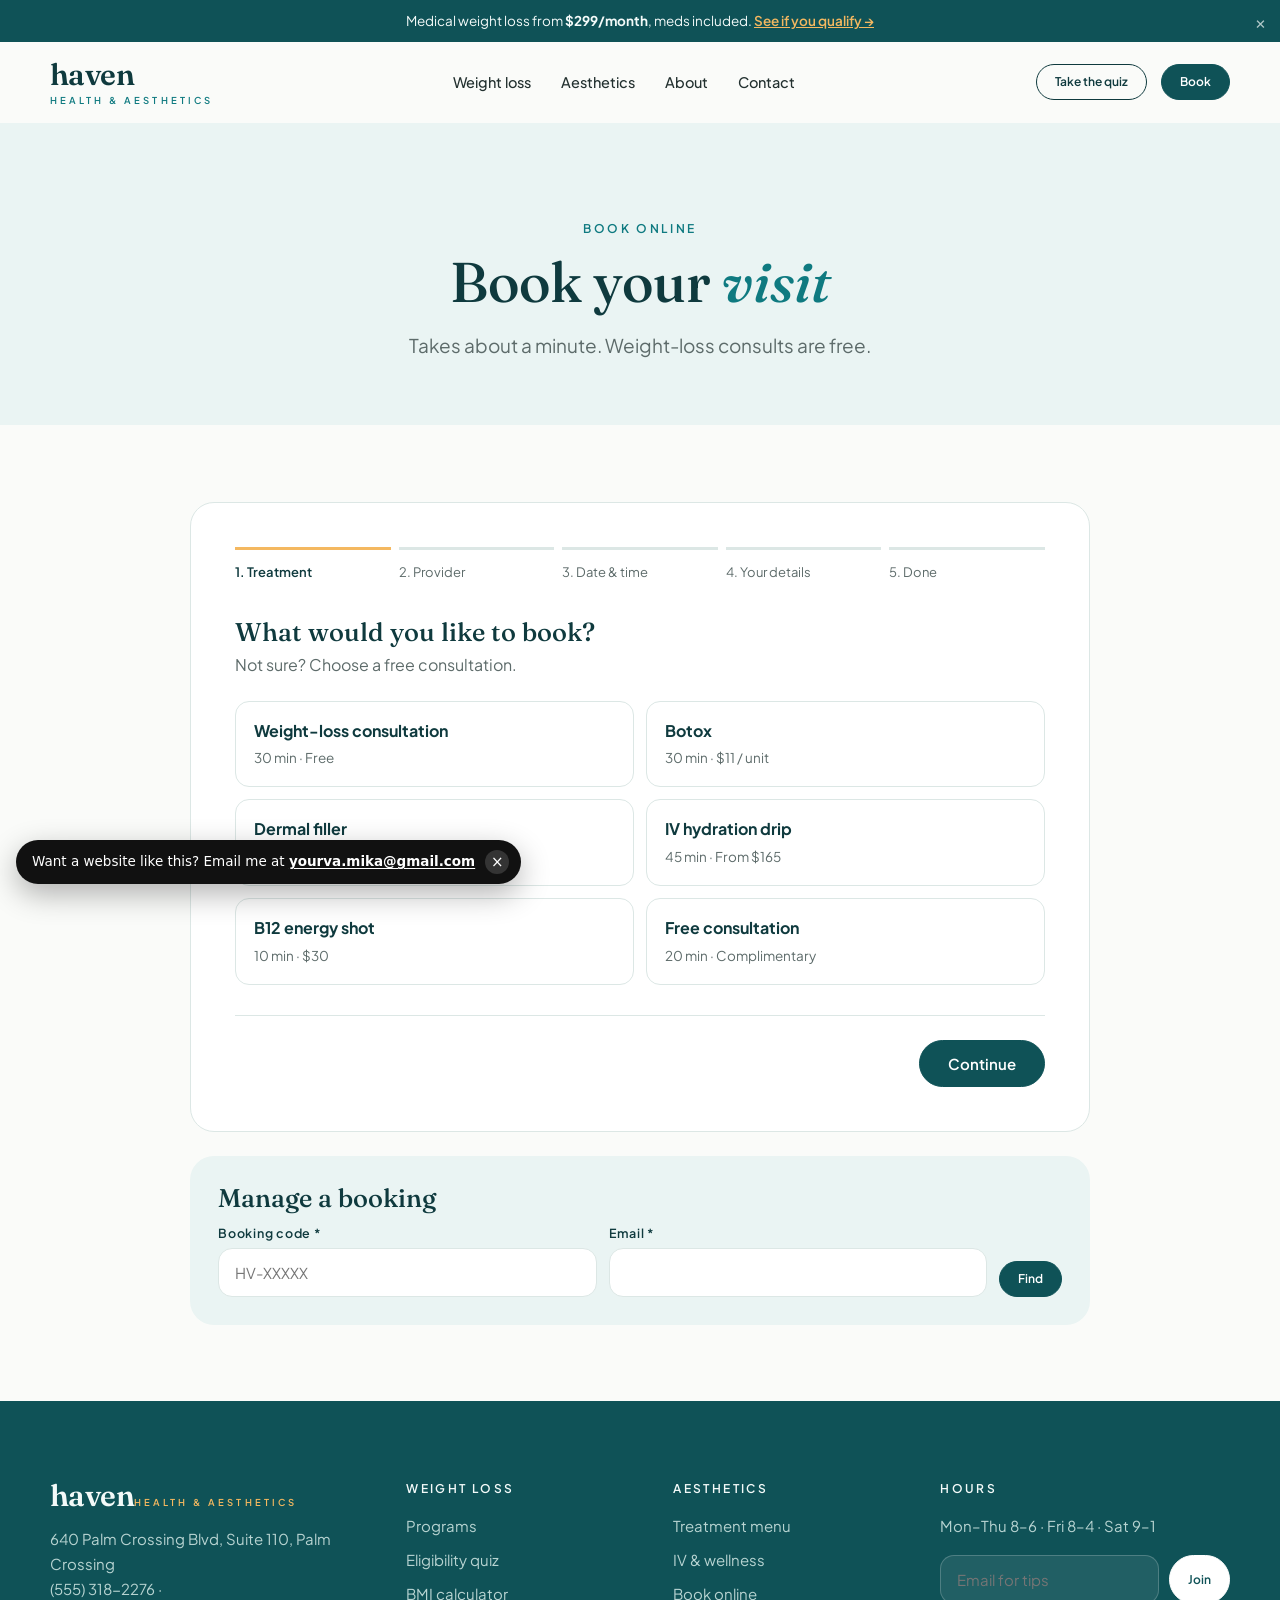
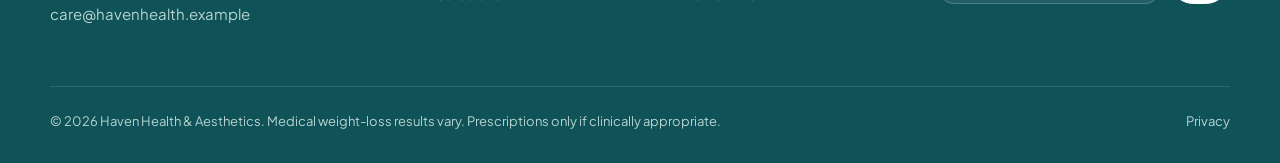
<file: book.html>
<!doctype html><html lang="en"><head><meta charset="utf-8"><meta name="viewport" content="width=device-width,initial-scale=1">
<title>Book Online | Haven Health &amp; Aesthetics</title><meta name="robots" content="noindex, nofollow"><meta name="description" content="Book at Haven Health &amp; Aesthetics."><meta property="og:title" content="Book Online | Haven Health &amp; Aesthetics"><meta property="og:description" content="Book at Haven Health &amp; Aesthetics.">
<link rel="icon" href="data:image/svg+xml,<svg xmlns='http://www.w3.org/2000/svg' viewBox='0 0 64 64'><rect width='64' height='64' rx='14' fill='%230F5257'/><text x='32' y='44' font-size='32' text-anchor='middle' fill='white' font-family='Georgia'>H</text></svg>">
<link rel="preconnect" href="https://fonts.googleapis.com"><link rel="preconnect" href="https://fonts.gstatic.com" crossorigin>
<link href="https://fonts.googleapis.com/css2?family=Fraunces:ital,opsz,wght@0,9..144,500;0,9..144,600;1,9..144,500&family=Plus+Jakarta+Sans:wght@400;500;600;700&display=swap" rel="stylesheet"><link rel="stylesheet" href="css/style.css"></head><body>
<div class="announce">Medical weight loss from <b>$299/month</b>, meds included. <a href="quiz.html">See if you qualify →</a><button aria-label="Close">×</button></div>
<header class="site-header"><div class="wrap"><a class="logo" href="index.html"><b>haven</b><small>Health & Aesthetics</small></a><nav class="nav"><a href="weight-loss.html">Weight loss</a><a href="aesthetics.html">Aesthetics</a><a href="about.html">About</a><a href="contact.html">Contact</a></nav>
<div class="hdr-cta"><a class="btn sm ghost" href="quiz.html">Take the quiz</a><a class="btn sm" href="book.html">Book</a><button class="burger" aria-label="Menu"><i></i><i></i><i></i></button></div></div></header>
<nav class="mobile-nav"><a href="weight-loss.html">Weight loss</a><a href="aesthetics.html">Aesthetics</a><a href="about.html">About</a><a href="contact.html">Contact</a><a href="quiz.html">Take the quiz</a><a class="btn" href="book.html">Book now</a></nav>
<main><section class="page-hero"><div class="wrap"><span class="eyebrow">Book online</span><h1 style="font-size:clamp(36px,4.5vw,56px)">Book your <em>visit</em></h1><p class="lead">Takes about a minute. Weight-loss consults are free.</p></div></section>
<section class="section tight"><div class="wrap" style="max-width:900px"><div id="booking"><ol class="steps"><li class="on">Treatment</li><li>Provider</li><li>Date & time</li><li>Your details</li><li>Done</li></ol>
<div class="step"><h3>What would you like to book?</h3><p class="muted">Not sure? Choose a free consultation.</p><div class="opts" id="b-treat"></div><div class="bnav"><span></span><button class="btn" data-next="1">Continue</button></div></div>
<div class="step" hidden><h3>Who would you like to see?</h3><p class="muted">Every provider is trained in every treatment we offer.</p><div class="opts" id="b-prov" style="grid-template-columns:repeat(auto-fit,minmax(160px,1fr))"></div><div class="bnav"><button class="btn ghost" data-back="0">Back</button><button class="btn" data-next="2">Continue</button></div></div>
<div class="step" hidden><h3>Pick a day and time</h3><p class="muted">Crossed-out times are already taken.</p><div class="calwrap"><div><div class="calhead"><button type="button" id="b-prev" aria-label="Previous month">‹</button><b id="b-month"></b><button type="button" id="b-next" aria-label="Next month">›</button></div><div id="b-cal"></div></div><div id="b-times"></div></div>
<div class="bnav"><button class="btn ghost" data-back="1">Back</button><button class="btn" data-next="3">Continue</button></div></div>
<div class="step" hidden><h3>Your details</h3><p class="muted">We’ll text and email your confirmation.</p><div id="b-summary"></div>
<form id="b-form" class="form" novalidate><div class="field"><label for="f-first">First name *</label><input type="text" name="first" id="f-first" autocomplete="on" placeholder="" required><span class="msg">This field is required.</span></div><div class="field"><label for="f-last">Last name *</label><input type="text" name="last" id="f-last" autocomplete="on" placeholder="" required><span class="msg">This field is required.</span></div><div class="field"><label for="f-email">Email *</label><input type="email" name="email" id="f-email" autocomplete="email" placeholder="" required><span class="msg">Please enter a valid email.</span></div><div class="field"><label for="f-phone">Mobile phone *</label><input type="tel" name="phone" id="f-phone" autocomplete="on" placeholder="" required><span class="msg">Please enter a 10-digit phone number.</span></div>
<div class="field full"><label for="f-notes">Anything we should know?</label><textarea name="notes" id="f-notes" placeholder="Goals, medications, questions…"></textarea><span class="msg">This field is required.</span></div>
<div class="field full"><label class="check"><input type="checkbox" name="policy" required> I agree to the 24-hour cancellation policy and to receive appointment texts.</label><span class="msg">Please accept to continue.</span></div>
<div class="bnav full" style="margin-top:6px"><button type="button" class="btn ghost" data-back="2">Back</button><button class="btn">Confirm booking</button></div></form></div>
<div class="step" hidden><div class="done-box"><div class="ok">✓</div><h2>You’re booked!</h2><p class="lead" id="b-done-when" style="margin:12px auto 0"></p><div class="refcode" id="b-ref"></div>
<p class="muted">Keep this code to manage your booking. A confirmation is on its way.</p><div class="btns"><button class="btn" id="b-ics" type="button">Add to calendar</button></div></div></div></div><div class="side-card" style="margin-top:24px"><h3>Manage a booking</h3><form id="manage-form" novalidate style="display:grid;grid-template-columns:1fr 1fr auto;gap:12px;align-items:end;margin-top:12px"><div class="field"><label for="f-ref">Booking code *</label><input type="text" name="ref" id="f-ref" autocomplete="on" placeholder="HV-XXXXX" required><span class="msg">This field is required.</span></div><div class="field"><label for="f-email">Email *</label><input type="email" name="email" id="f-email" autocomplete="email" placeholder="" required><span class="msg">Please enter a valid email.</span></div><button class="btn sm">Find</button></form><div id="manage-out"></div></div></div></section></main>
<footer class="site-footer"><div class="wrap"><div class="cols"><div><a class="logo" href="index.html"><b>haven</b><small>Health & Aesthetics</small></a><p style="margin-top:16px">640 Palm Crossing Blvd, Suite 110, Palm Crossing<br>(555) 318-2276 · care@havenhealth.example</p></div>
<div><h4>Weight loss</h4><a href="weight-loss.html">Programs</a><a href="quiz.html">Eligibility quiz</a><a href="weight-loss.html#bmi">BMI calculator</a></div>
<div><h4>Aesthetics</h4><a href="aesthetics.html">Treatment menu</a><a href="aesthetics.html">IV & wellness</a><a href="book.html">Book online</a></div>
<div><h4>Hours</h4><p>Mon–Thu 8–6 · Fri 8–4 · Sat 9–1</p><form class="newsletter" data-form="newsletter" data-thanks="Thanks! You’re subscribed." novalidate><div class="field"><input type="email" name="email" placeholder="Email for tips" required aria-label="Email"></div><button class="btn sm light">Join</button></form></div></div>
<div class="base"><span>© 2026 Haven Health & Aesthetics. Medical weight-loss results vary. Prescriptions only if clinically appropriate.</span><span><a href="privacy.html">Privacy</a></span></div></div></footer>
<a class="btn mobile-book" href="quiz.html">See if I qualify</a><script src="js/site-data.js"></script><script src="js/core.js" defer></script></body></html>
</file>
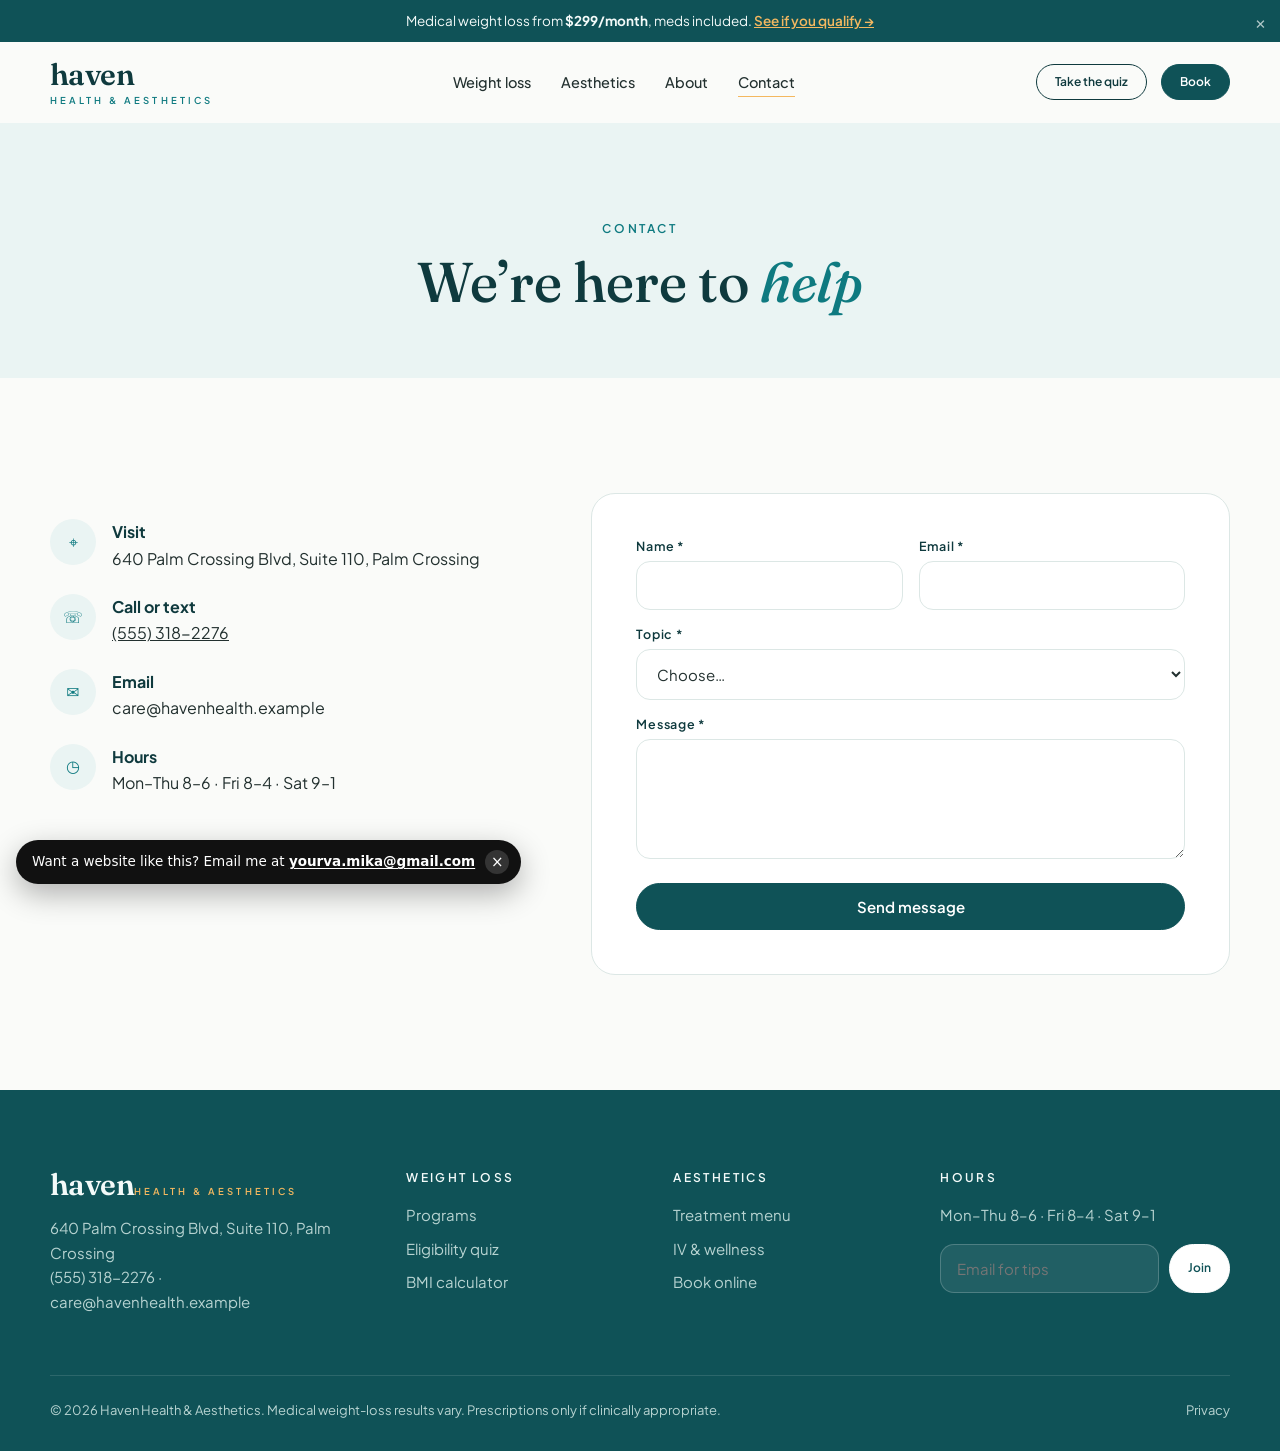
<file: contact.html>
<!doctype html><html lang="en"><head><meta charset="utf-8"><meta name="viewport" content="width=device-width,initial-scale=1">
<title>Contact | Haven Health &amp; Aesthetics</title><meta name="robots" content="noindex, nofollow"><meta name="description" content="Contact Haven Health &amp; Aesthetics."><meta property="og:title" content="Contact | Haven Health &amp; Aesthetics"><meta property="og:description" content="Contact Haven Health &amp; Aesthetics.">
<link rel="icon" href="data:image/svg+xml,<svg xmlns='http://www.w3.org/2000/svg' viewBox='0 0 64 64'><rect width='64' height='64' rx='14' fill='%230F5257'/><text x='32' y='44' font-size='32' text-anchor='middle' fill='white' font-family='Georgia'>H</text></svg>">
<link rel="preconnect" href="https://fonts.googleapis.com"><link rel="preconnect" href="https://fonts.gstatic.com" crossorigin>
<link href="https://fonts.googleapis.com/css2?family=Fraunces:ital,opsz,wght@0,9..144,500;0,9..144,600;1,9..144,500&family=Plus+Jakarta+Sans:wght@400;500;600;700&display=swap" rel="stylesheet"><link rel="stylesheet" href="css/style.css"></head><body>
<div class="announce">Medical weight loss from <b>$299/month</b>, meds included. <a href="quiz.html">See if you qualify →</a><button aria-label="Close">×</button></div>
<header class="site-header"><div class="wrap"><a class="logo" href="index.html"><b>haven</b><small>Health & Aesthetics</small></a><nav class="nav"><a href="weight-loss.html">Weight loss</a><a href="aesthetics.html">Aesthetics</a><a href="about.html">About</a><a href="contact.html">Contact</a></nav>
<div class="hdr-cta"><a class="btn sm ghost" href="quiz.html">Take the quiz</a><a class="btn sm" href="book.html">Book</a><button class="burger" aria-label="Menu"><i></i><i></i><i></i></button></div></div></header>
<nav class="mobile-nav"><a href="weight-loss.html">Weight loss</a><a href="aesthetics.html">Aesthetics</a><a href="about.html">About</a><a href="contact.html">Contact</a><a href="quiz.html">Take the quiz</a><a class="btn" href="book.html">Book now</a></nav>
<main><section class="page-hero"><div class="wrap"><span class="eyebrow">Contact</span><h1 style="font-size:clamp(36px,4.5vw,56px)">We’re here to <em>help</em></h1></div></section>
<section class="section"><div class="wrap contact-grid"><div><ul class="info-list"><li><i>⌖</i><div><b>Visit</b>640 Palm Crossing Blvd, Suite 110, Palm Crossing</div></li><li><i>☏</i><div><b>Call or text</b><a href="tel:5553182276">(555) 318-2276</a></div></li><li><i>✉</i><div><b>Email</b>care@havenhealth.example</div></li><li><i>◷</i><div><b>Hours</b>Mon–Thu 8–6 · Fri 8–4 · Sat 9–1</div></li></ul></div>
<div class="form-card"><form class="form" data-form="contact" novalidate><div class="field"><label for="f-name">Name *</label><input type="text" name="name" id="f-name" autocomplete="given-name" placeholder="" required><span class="msg">This field is required.</span></div><div class="field"><label for="f-email">Email *</label><input type="email" name="email" id="f-email" autocomplete="email" placeholder="" required><span class="msg">Please enter a valid email.</span></div><div class="field full"><label for="f-topic">Topic *</label><select name="topic" id="f-topic" required><option value="">Choose…</option><option>Weight loss</option><option>Botox or filler</option><option>IV therapy</option><option>Billing</option><option>Other</option></select><span class="msg">This field is required.</span></div><div class="field full"><label for="f-message">Message *</label><textarea name="message" id="f-message" placeholder="" required></textarea><span class="msg">This field is required.</span></div><button class="btn full">Send message</button></form><div class="form-done" hidden><div class="ok">✓</div><h3>Thanks!</h3><p class="muted">We’ll reply within one business day.</p></div></div></div></section></main>
<footer class="site-footer"><div class="wrap"><div class="cols"><div><a class="logo" href="index.html"><b>haven</b><small>Health & Aesthetics</small></a><p style="margin-top:16px">640 Palm Crossing Blvd, Suite 110, Palm Crossing<br>(555) 318-2276 · care@havenhealth.example</p></div>
<div><h4>Weight loss</h4><a href="weight-loss.html">Programs</a><a href="quiz.html">Eligibility quiz</a><a href="weight-loss.html#bmi">BMI calculator</a></div>
<div><h4>Aesthetics</h4><a href="aesthetics.html">Treatment menu</a><a href="aesthetics.html">IV & wellness</a><a href="book.html">Book online</a></div>
<div><h4>Hours</h4><p>Mon–Thu 8–6 · Fri 8–4 · Sat 9–1</p><form class="newsletter" data-form="newsletter" data-thanks="Thanks! You’re subscribed." novalidate><div class="field"><input type="email" name="email" placeholder="Email for tips" required aria-label="Email"></div><button class="btn sm light">Join</button></form></div></div>
<div class="base"><span>© 2026 Haven Health & Aesthetics. Medical weight-loss results vary. Prescriptions only if clinically appropriate.</span><span><a href="privacy.html">Privacy</a></span></div></div></footer>
<a class="btn mobile-book" href="quiz.html">See if I qualify</a><script src="js/site-data.js"></script><script src="js/core.js" defer></script></body></html>
</file>
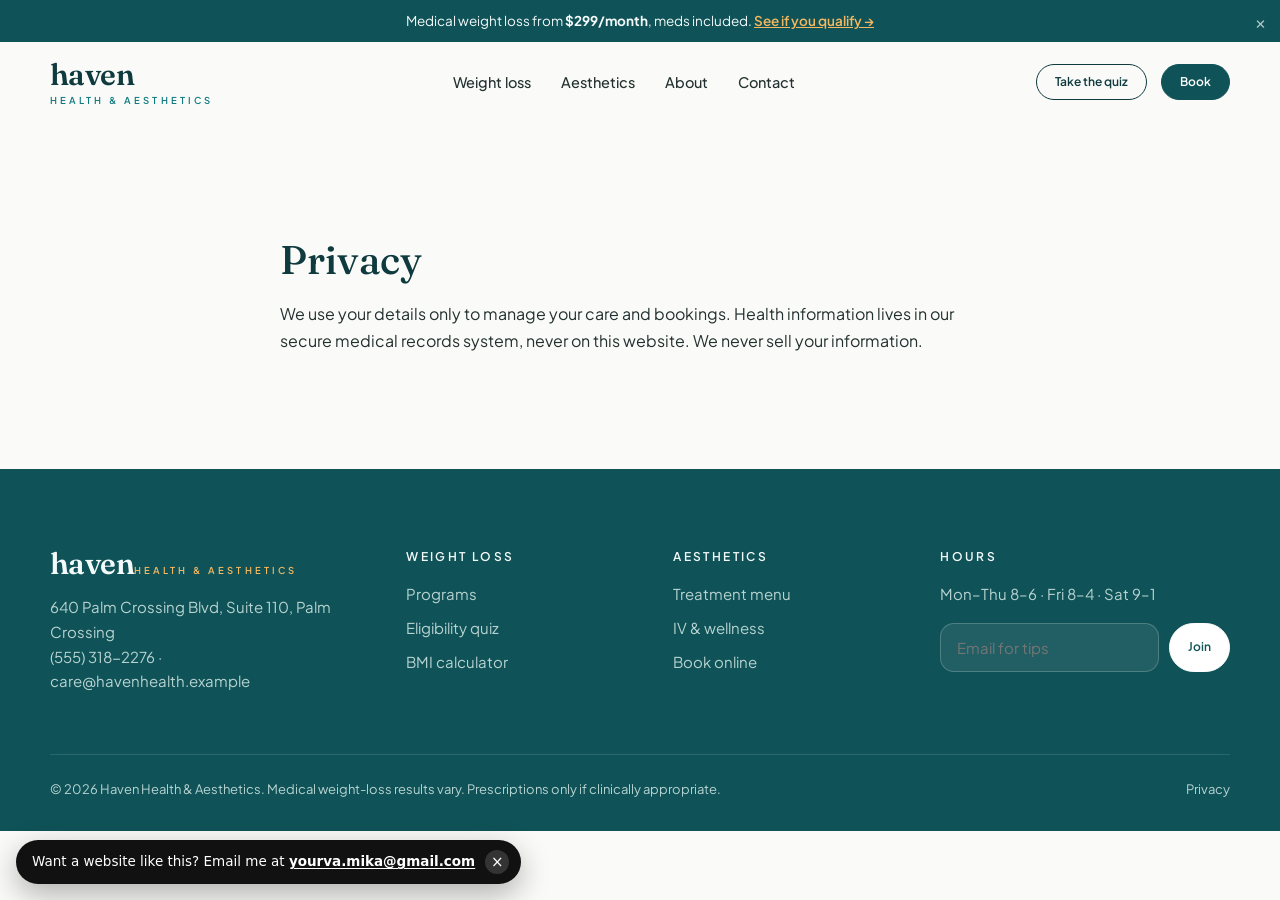
<file: privacy.html>
<!doctype html><html lang="en"><head><meta charset="utf-8"><meta name="viewport" content="width=device-width,initial-scale=1">
<title>Privacy | Haven Health &amp; Aesthetics</title><meta name="robots" content="noindex, nofollow"><meta name="description" content="Privacy policy."><meta property="og:title" content="Privacy | Haven Health &amp; Aesthetics"><meta property="og:description" content="Privacy policy.">
<link rel="icon" href="data:image/svg+xml,<svg xmlns='http://www.w3.org/2000/svg' viewBox='0 0 64 64'><rect width='64' height='64' rx='14' fill='%230F5257'/><text x='32' y='44' font-size='32' text-anchor='middle' fill='white' font-family='Georgia'>H</text></svg>">
<link rel="preconnect" href="https://fonts.googleapis.com"><link rel="preconnect" href="https://fonts.gstatic.com" crossorigin>
<link href="https://fonts.googleapis.com/css2?family=Fraunces:ital,opsz,wght@0,9..144,500;0,9..144,600;1,9..144,500&family=Plus+Jakarta+Sans:wght@400;500;600;700&display=swap" rel="stylesheet"><link rel="stylesheet" href="css/style.css"></head><body>
<div class="announce">Medical weight loss from <b>$299/month</b>, meds included. <a href="quiz.html">See if you qualify →</a><button aria-label="Close">×</button></div>
<header class="site-header"><div class="wrap"><a class="logo" href="index.html"><b>haven</b><small>Health & Aesthetics</small></a><nav class="nav"><a href="weight-loss.html">Weight loss</a><a href="aesthetics.html">Aesthetics</a><a href="about.html">About</a><a href="contact.html">Contact</a></nav>
<div class="hdr-cta"><a class="btn sm ghost" href="quiz.html">Take the quiz</a><a class="btn sm" href="book.html">Book</a><button class="burger" aria-label="Menu"><i></i><i></i><i></i></button></div></div></header>
<nav class="mobile-nav"><a href="weight-loss.html">Weight loss</a><a href="aesthetics.html">Aesthetics</a><a href="about.html">About</a><a href="contact.html">Contact</a><a href="quiz.html">Take the quiz</a><a class="btn" href="book.html">Book now</a></nav>
<main><section class="section"><div class="wrap" style="max-width:720px"><h1 style="font-size:40px">Privacy</h1><p style="margin-top:18px">We use your details only to manage your care and bookings. Health information lives in our secure medical records system, never on this website. We never sell your information.</p></div></section></main>
<footer class="site-footer"><div class="wrap"><div class="cols"><div><a class="logo" href="index.html"><b>haven</b><small>Health & Aesthetics</small></a><p style="margin-top:16px">640 Palm Crossing Blvd, Suite 110, Palm Crossing<br>(555) 318-2276 · care@havenhealth.example</p></div>
<div><h4>Weight loss</h4><a href="weight-loss.html">Programs</a><a href="quiz.html">Eligibility quiz</a><a href="weight-loss.html#bmi">BMI calculator</a></div>
<div><h4>Aesthetics</h4><a href="aesthetics.html">Treatment menu</a><a href="aesthetics.html">IV & wellness</a><a href="book.html">Book online</a></div>
<div><h4>Hours</h4><p>Mon–Thu 8–6 · Fri 8–4 · Sat 9–1</p><form class="newsletter" data-form="newsletter" data-thanks="Thanks! You’re subscribed." novalidate><div class="field"><input type="email" name="email" placeholder="Email for tips" required aria-label="Email"></div><button class="btn sm light">Join</button></form></div></div>
<div class="base"><span>© 2026 Haven Health & Aesthetics. Medical weight-loss results vary. Prescriptions only if clinically appropriate.</span><span><a href="privacy.html">Privacy</a></span></div></div></footer>
<a class="btn mobile-book" href="quiz.html">See if I qualify</a><script src="js/site-data.js"></script><script src="js/core.js" defer></script></body></html>
</file>
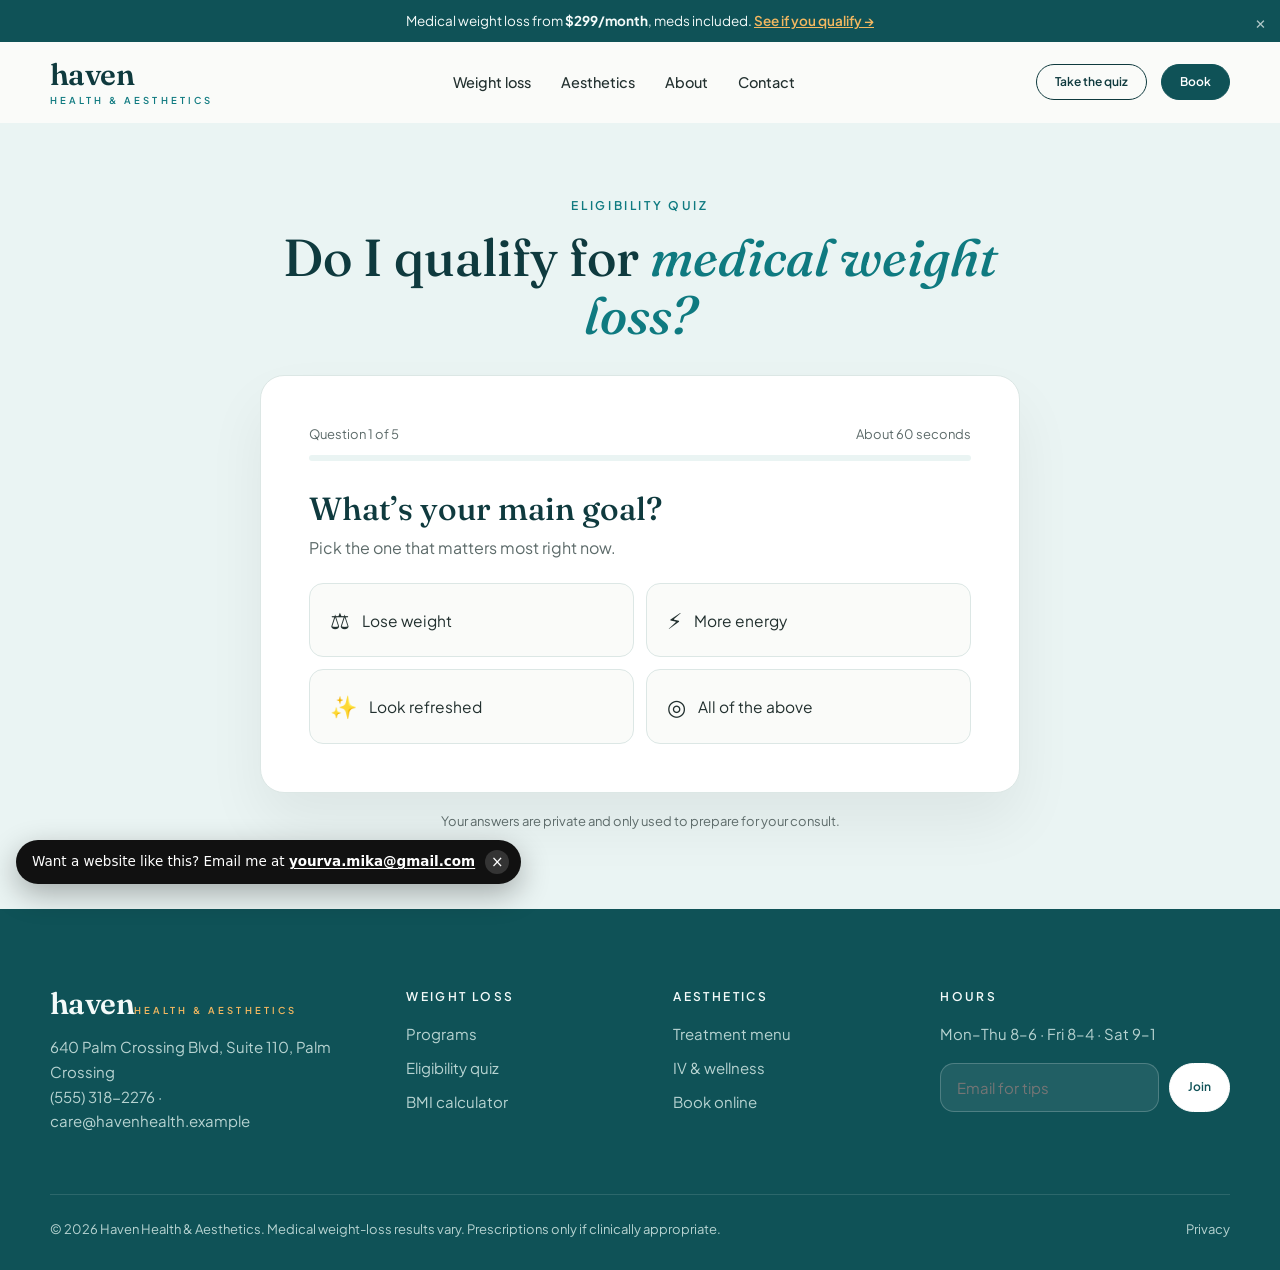
<file: quiz.html>
<!doctype html><html lang="en"><head><meta charset="utf-8"><meta name="viewport" content="width=device-width,initial-scale=1">
<title>Do I Qualify? Weight-Loss Quiz | Haven Health &amp; Aesthetics</title><meta name="robots" content="noindex, nofollow"><meta name="description" content="A 60-second quiz to see if medical weight loss is right for you."><meta property="og:title" content="Do I Qualify? Weight-Loss Quiz | Haven Health &amp; Aesthetics"><meta property="og:description" content="A 60-second quiz to see if medical weight loss is right for you.">
<link rel="icon" href="data:image/svg+xml,<svg xmlns='http://www.w3.org/2000/svg' viewBox='0 0 64 64'><rect width='64' height='64' rx='14' fill='%230F5257'/><text x='32' y='44' font-size='32' text-anchor='middle' fill='white' font-family='Georgia'>H</text></svg>">
<link rel="preconnect" href="https://fonts.googleapis.com"><link rel="preconnect" href="https://fonts.gstatic.com" crossorigin>
<link href="https://fonts.googleapis.com/css2?family=Fraunces:ital,opsz,wght@0,9..144,500;0,9..144,600;1,9..144,500&family=Plus+Jakarta+Sans:wght@400;500;600;700&display=swap" rel="stylesheet"><link rel="stylesheet" href="css/style.css"></head><body>
<div class="announce">Medical weight loss from <b>$299/month</b>, meds included. <a href="quiz.html">See if you qualify →</a><button aria-label="Close">×</button></div>
<header class="site-header"><div class="wrap"><a class="logo" href="index.html"><b>haven</b><small>Health & Aesthetics</small></a><nav class="nav"><a href="weight-loss.html">Weight loss</a><a href="aesthetics.html">Aesthetics</a><a href="about.html">About</a><a href="contact.html">Contact</a></nav>
<div class="hdr-cta"><a class="btn sm ghost" href="quiz.html">Take the quiz</a><a class="btn sm" href="book.html">Book</a><button class="burger" aria-label="Menu"><i></i><i></i><i></i></button></div></div></header>
<nav class="mobile-nav"><a href="weight-loss.html">Weight loss</a><a href="aesthetics.html">Aesthetics</a><a href="about.html">About</a><a href="contact.html">Contact</a><a href="quiz.html">Take the quiz</a><a class="btn" href="book.html">Book now</a></nav>
<main><section class="section tight" style="background:var(--soft)"><div class="wrap" style="max-width:760px"><div class="center" style="margin-bottom:30px"><span class="eyebrow">Eligibility quiz</span><h1 style="font-size:clamp(34px,4.5vw,52px)">Do I qualify for <em>medical weight loss?</em></h1></div><div class="quiz" data-quiz><div class="q-top"><span class="q-count"></span><span>About 60 seconds</span></div><div class="q-bar"><i></i></div><div class="q-step" data-q="goal"><h3>What’s your main goal?</h3><p class="muted">Pick the one that matters most right now.</p><div class="q-opts"><button type="button" data-val="lose"><i>⚖</i>Lose weight</button><button type="button" data-val="energy"><i>⚡</i>More energy</button><button type="button" data-val="skin"><i>✨</i>Look refreshed</button><button type="button" data-val="all"><i>◎</i>All of the above</button></div></div><div class="q-step" data-q="amount" hidden><h3>How much would you like to lose?</h3><p class="muted">A rough number is fine.</p><div class="q-opts"><button type="button" data-val="10">Under 15 lbs</button><button type="button" data-val="25">15–30 lbs</button><button type="button" data-val="45">30–60 lbs</button><button type="button" data-val="70">More than 60 lbs</button></div><div class="q-nav"><button class="q-back">← Back</button><span></span></div></div><div class="q-step" data-q="tried" hidden><h3>What have you tried before?</h3><p class="muted">Choose all that apply.</p><div class="q-opts"><label><input type="checkbox" value="diet"> Dieting / calorie counting</label><label><input type="checkbox" value="gym"> Exercise programs</label><label><input type="checkbox" value="apps"> Apps or meal plans</label><label><input type="checkbox" value="meds"> Prescription medication</label><label><input type="checkbox" value="none"> Nothing yet</label></div><div class="q-nav"><button class="q-back">← Back</button><button class="btn q-next">Continue</button></div></div><div class="q-step" data-q="hw" hidden><h3>Your height and weight</h3><p class="muted">We use this to calculate your BMI. It stays private.</p><div class="q-nums"><div class="field"><label for="f-ft">Feet *</label><input type="number" name="ft" id="f-ft" autocomplete="on" placeholder="" required><span class="msg">This field is required.</span></div><div class="field"><label for="f-in">Inches</label><input type="number" name="in" id="f-in" autocomplete="on" placeholder=""><span class="msg">This field is required.</span></div><div class="field"><label for="f-lb">Weight (lbs) *</label><input type="number" name="lb" id="f-lb" autocomplete="on" placeholder="" required><span class="msg">This field is required.</span></div></div><div class="q-nav"><button class="q-back">← Back</button><button class="btn q-next">Continue</button></div></div><div class="q-step" data-q="when" hidden><h3>When would you like to start?</h3><p class="muted"></p><div class="q-opts"><button type="button" data-val="now"><i>🚀</i>As soon as possible</button><button type="button" data-val="month"><i>📅</i>Within a month</button><button type="button" data-val="later"><i>🔎</i>Just researching</button></div><div class="q-nav"><button class="q-back">← Back</button><span></span></div></div><div class="q-step" hidden><div id="q-result"></div>
<form class="form" data-lead data-next="book.html?t=weight-loss-consult" novalidate style="margin-top:10px"><div class="field"><label for="f-first">First name *</label><input type="text" name="first" id="f-first" autocomplete="on" placeholder="" required><span class="msg">This field is required.</span></div><div class="field"><label for="f-email">Email *</label><input type="email" name="email" id="f-email" autocomplete="email" placeholder="" required><span class="msg">Please enter a valid email.</span></div><div class="field full"><label for="f-phone">Mobile phone *</label><input type="tel" name="phone" id="f-phone" autocomplete="on" placeholder="" required><span class="msg">Please enter a 10-digit phone number.</span></div><div class="field full"><label class="check"><input type="checkbox" name="consent" required> Text me my results and booking link. Reply STOP anytime.</label><span class="msg">Please accept to continue.</span></div><button class="btn full">Book my free consult</button></form></div></div>
<p class="center muted" style="margin-top:18px;font-size:13px">Your answers are private and only used to prepare for your consult.</p></div></section><script>window.quizDone=function(a,el,u){var h=(+a.ft||5)*12+(+a.in||0),b=Math.round((+a.lb||160)/(h*h)*703*10)/10,ok=b>=27,may=b>=25&&b<27,
lbs=+a.amount||25,mo=Math.max(3,Math.ceil(lbs/6)),plan=lbs>=45?'Haven Complete':'Haven Core',price=lbs>=45?399:299;
document.getElementById('q-result').innerHTML='<span class="eyebrow">Your result</span><h3>'+(ok?'Great news: you’re likely a candidate.':may?'You may qualify.':'Let’s find the right fit.')+'</h3>'+
'<div class="result-card"><span class="muted">Your BMI</span><div class="big">'+b+'</div><p>'+(ok?'Based on your answers, '+plan+' is a strong match. Most people at your goal reach it in about '+mo+' months.':may?'With a weight-related condition (like high blood pressure) you may qualify. Nina will check at your free consult.':'Medical weight loss usually starts at a BMI of 27, but our wellness and aesthetics plans could help.')+'</p>'+
(ok||may?'<p style="margin-top:10px"><b>'+plan+': $'+price+'/month</b>, medication, check-ins and labs included.</p>':'')+'</div><p class="muted">Enter your details to book a free 30-minute consult. No commitment.</p>';};</script></main>
<footer class="site-footer"><div class="wrap"><div class="cols"><div><a class="logo" href="index.html"><b>haven</b><small>Health & Aesthetics</small></a><p style="margin-top:16px">640 Palm Crossing Blvd, Suite 110, Palm Crossing<br>(555) 318-2276 · care@havenhealth.example</p></div>
<div><h4>Weight loss</h4><a href="weight-loss.html">Programs</a><a href="quiz.html">Eligibility quiz</a><a href="weight-loss.html#bmi">BMI calculator</a></div>
<div><h4>Aesthetics</h4><a href="aesthetics.html">Treatment menu</a><a href="aesthetics.html">IV & wellness</a><a href="book.html">Book online</a></div>
<div><h4>Hours</h4><p>Mon–Thu 8–6 · Fri 8–4 · Sat 9–1</p><form class="newsletter" data-form="newsletter" data-thanks="Thanks! You’re subscribed." novalidate><div class="field"><input type="email" name="email" placeholder="Email for tips" required aria-label="Email"></div><button class="btn sm light">Join</button></form></div></div>
<div class="base"><span>© 2026 Haven Health & Aesthetics. Medical weight-loss results vary. Prescriptions only if clinically appropriate.</span><span><a href="privacy.html">Privacy</a></span></div></div></footer>
<a class="btn mobile-book" href="quiz.html">See if I qualify</a><script src="js/site-data.js"></script><script src="js/core.js" defer></script></body></html>
</file>
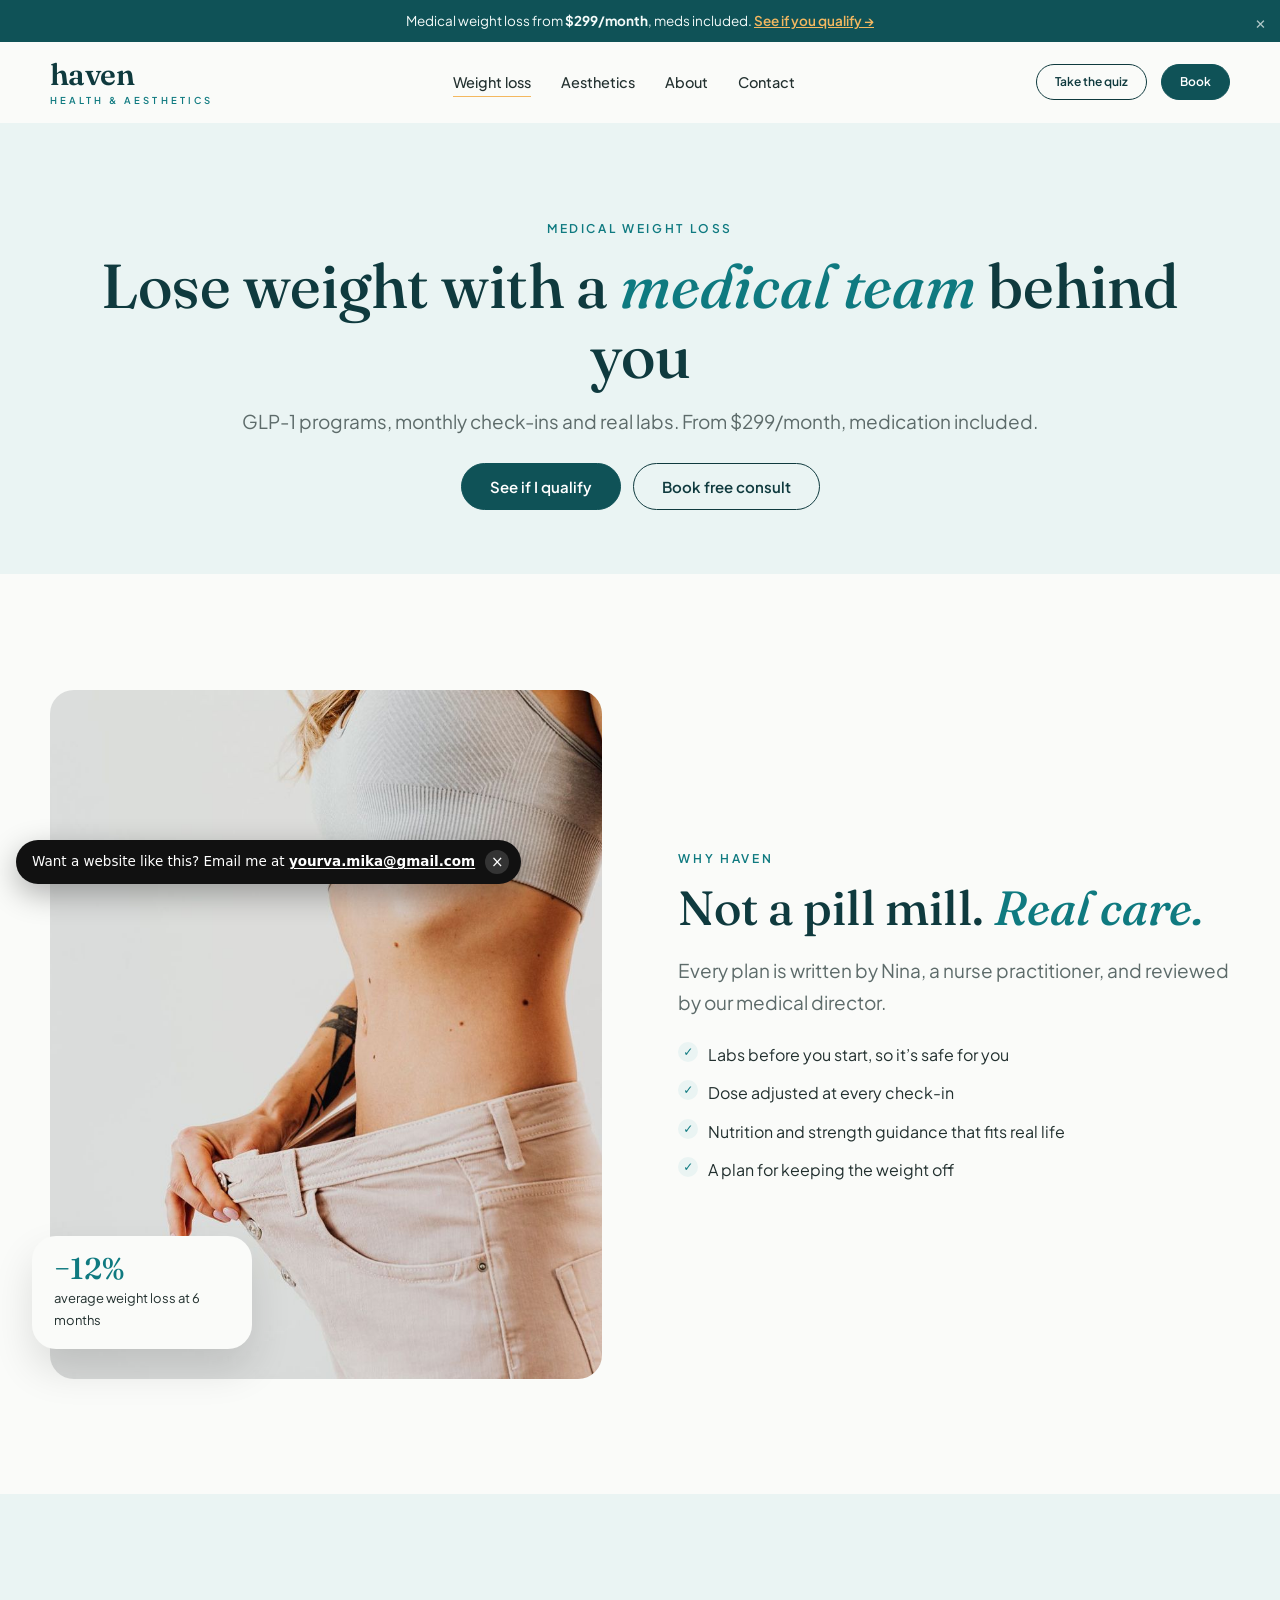
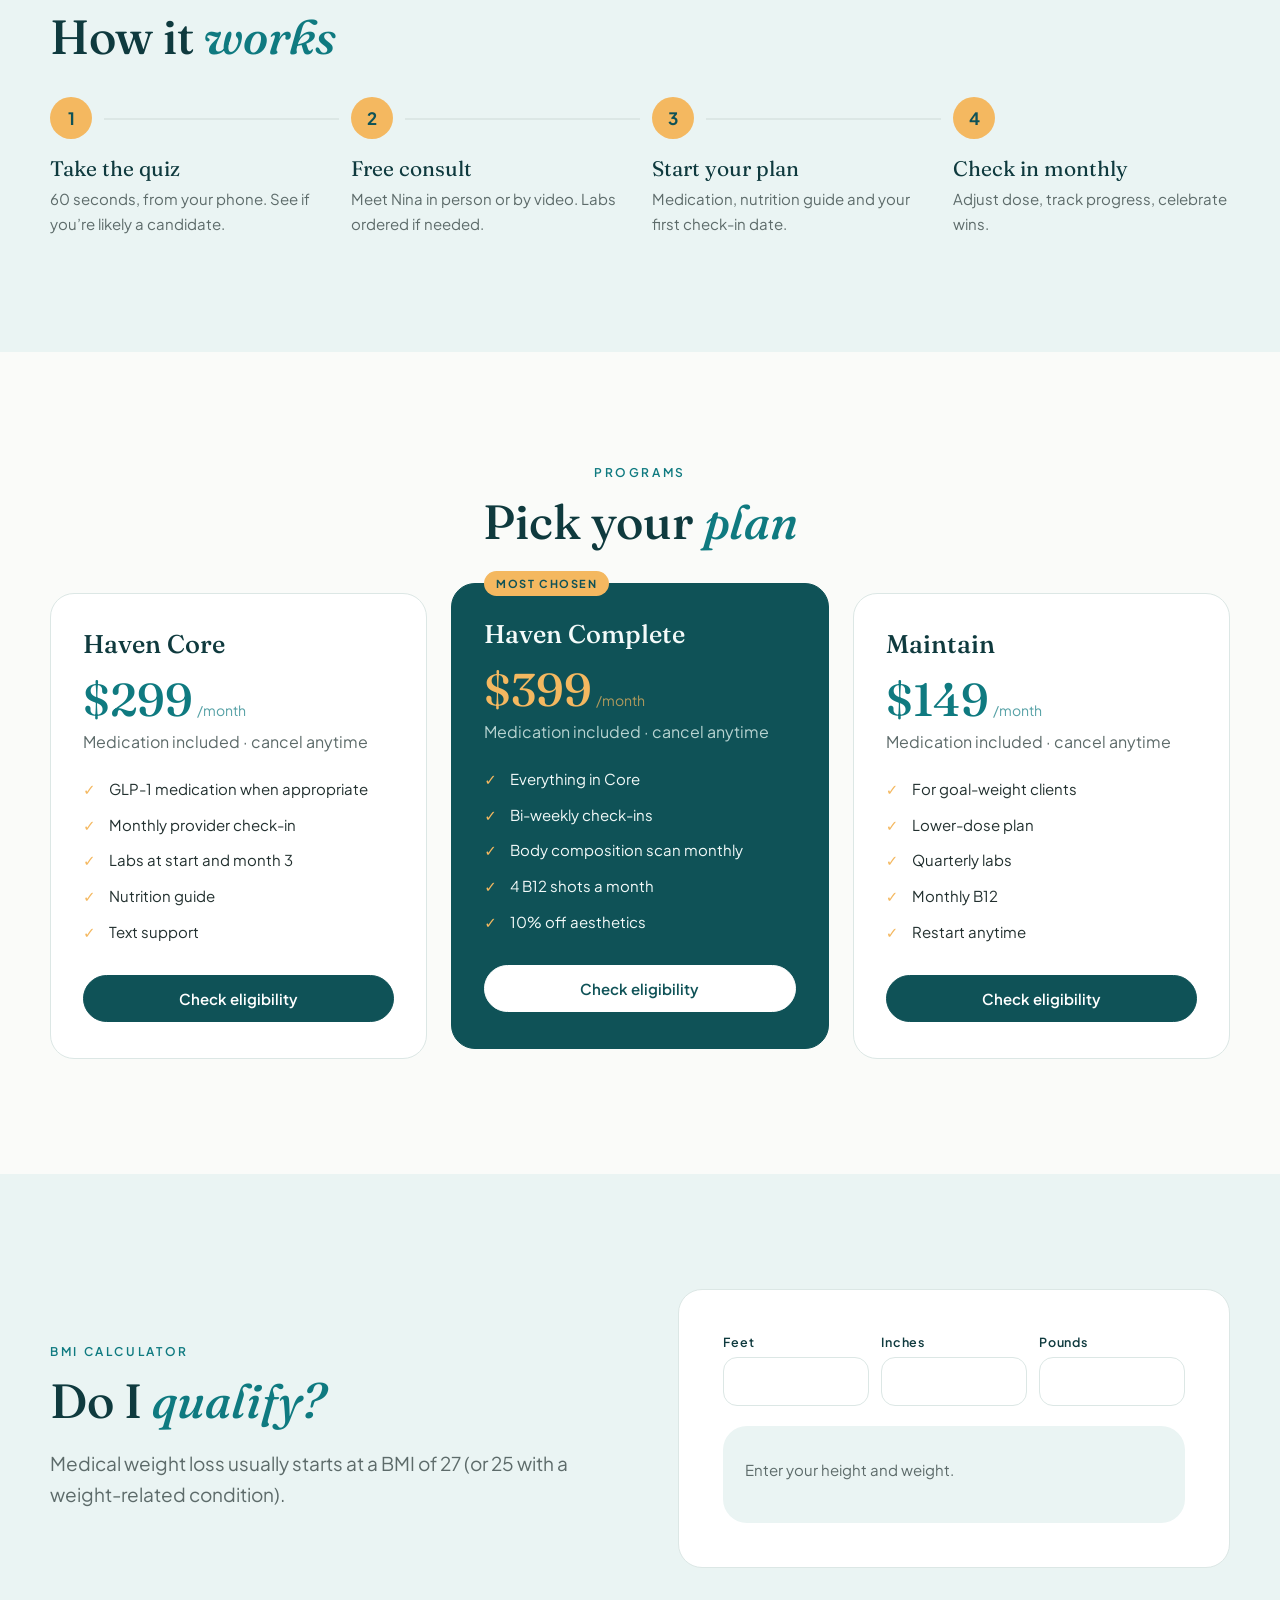
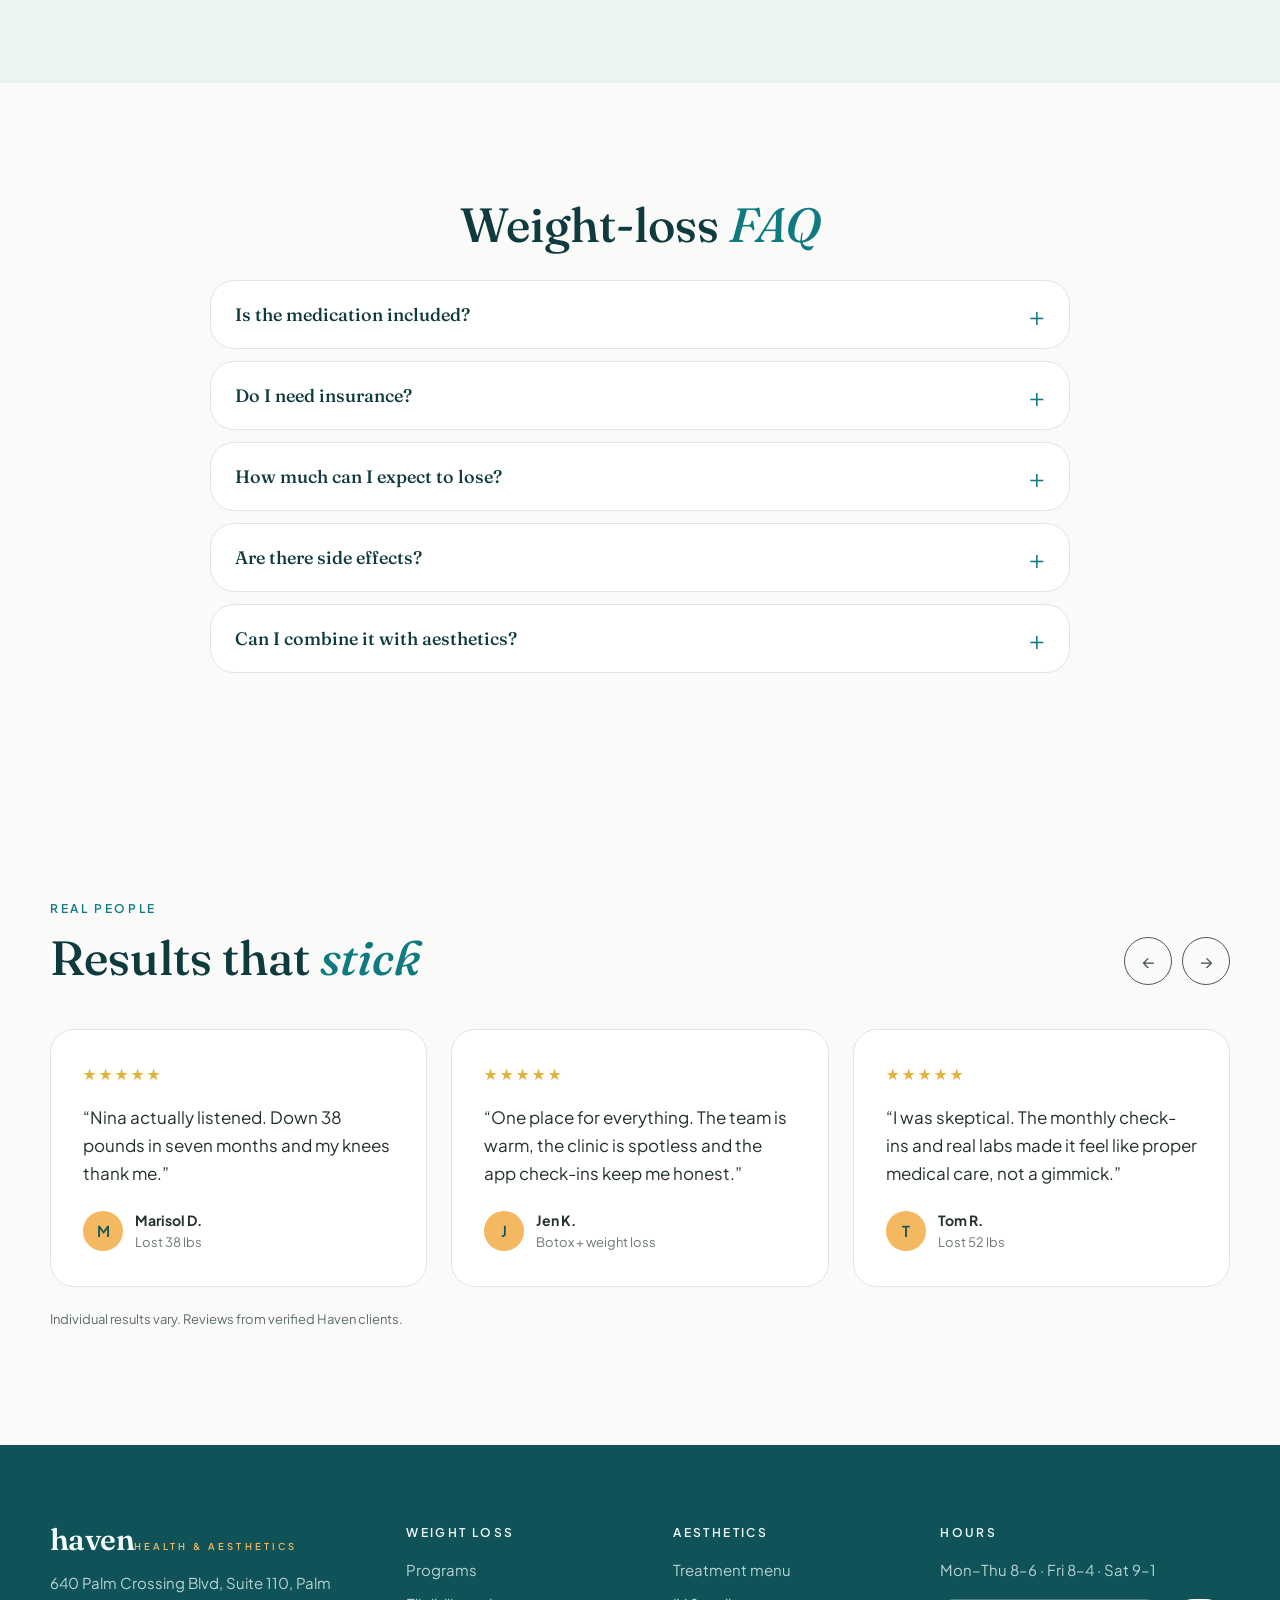
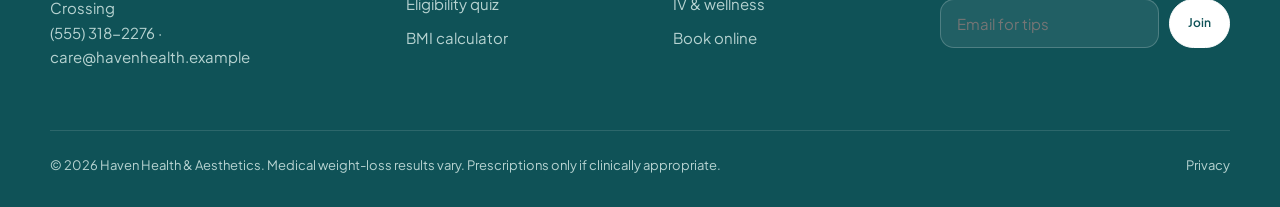
<file: weight-loss.html>
<!doctype html><html lang="en"><head><meta charset="utf-8"><meta name="viewport" content="width=device-width,initial-scale=1">
<title>Medical Weight Loss Programs | Haven Health &amp; Aesthetics</title><meta name="robots" content="noindex, nofollow"><meta name="description" content="GLP-1 weight-loss programs with labs and monthly check-ins, from $299/month."><meta property="og:title" content="Medical Weight Loss Programs | Haven Health &amp; Aesthetics"><meta property="og:description" content="GLP-1 weight-loss programs with labs and monthly check-ins, from $299/month.">
<link rel="icon" href="data:image/svg+xml,<svg xmlns='http://www.w3.org/2000/svg' viewBox='0 0 64 64'><rect width='64' height='64' rx='14' fill='%230F5257'/><text x='32' y='44' font-size='32' text-anchor='middle' fill='white' font-family='Georgia'>H</text></svg>">
<link rel="preconnect" href="https://fonts.googleapis.com"><link rel="preconnect" href="https://fonts.gstatic.com" crossorigin>
<link href="https://fonts.googleapis.com/css2?family=Fraunces:ital,opsz,wght@0,9..144,500;0,9..144,600;1,9..144,500&family=Plus+Jakarta+Sans:wght@400;500;600;700&display=swap" rel="stylesheet"><link rel="stylesheet" href="css/style.css"></head><body>
<div class="announce">Medical weight loss from <b>$299/month</b>, meds included. <a href="quiz.html">See if you qualify →</a><button aria-label="Close">×</button></div>
<header class="site-header"><div class="wrap"><a class="logo" href="index.html"><b>haven</b><small>Health & Aesthetics</small></a><nav class="nav"><a href="weight-loss.html">Weight loss</a><a href="aesthetics.html">Aesthetics</a><a href="about.html">About</a><a href="contact.html">Contact</a></nav>
<div class="hdr-cta"><a class="btn sm ghost" href="quiz.html">Take the quiz</a><a class="btn sm" href="book.html">Book</a><button class="burger" aria-label="Menu"><i></i><i></i><i></i></button></div></div></header>
<nav class="mobile-nav"><a href="weight-loss.html">Weight loss</a><a href="aesthetics.html">Aesthetics</a><a href="about.html">About</a><a href="contact.html">Contact</a><a href="quiz.html">Take the quiz</a><a class="btn" href="book.html">Book now</a></nav>
<main><section class="page-hero"><div class="wrap"><span class="eyebrow">Medical weight loss</span><h1 style="font-size:clamp(38px,5vw,62px)">Lose weight with a <em>medical team</em> behind you</h1><p class="lead">GLP-1 programs, monthly check-ins and real labs. From $299/month, medication included.</p><div class="btns" style="justify-content:center;display:flex;gap:12px;margin-top:26px"><a class="btn" href="quiz.html">See if I qualify</a><a class="btn ghost" href="book.html?t=weight-loss-consult">Book free consult</a></div></div></section>
<section class="section"><div class="wrap split"><div class="ph"><img src="img/5714510.jpg" alt="" loading="lazy"><div class="tag"><b>−12%</b>average weight loss at 6 months</div></div><div><span class="eyebrow">Why Haven</span><h2>Not a pill mill. <em>Real care.</em></h2>
<p class="lead">Every plan is written by Nina, a nurse practitioner, and reviewed by our medical director.</p><ul class="checks"><li>Labs before you start, so it’s safe for you</li><li>Dose adjusted at every check-in</li><li>Nutrition and strength guidance that fits real life</li><li>A plan for keeping the weight off</li></ul></div></div></section>
<section class="section alt"><div class="wrap"><h2 style="margin-bottom:34px">How it <em>works</em></h2><div class="steps-line"><div><b>Take the quiz</b><p>60 seconds, from your phone. See if you’re likely a candidate.</p></div><div><b>Free consult</b><p>Meet Nina in person or by video. Labs ordered if needed.</p></div><div><b>Start your plan</b><p>Medication, nutrition guide and your first check-in date.</p></div><div><b>Check in monthly</b><p>Adjust dose, track progress, celebrate wins.</p></div></div></div></section>
<section class="section"><div class="wrap"><div class="head center" style="display:block"><span class="eyebrow">Programs</span><h2>Pick your <em>plan</em></h2></div><div class="plans"><div class="plan"><h3>Haven Core</h3><div class="price">$299<small>/month</small></div><span class="muted">Medication included · cancel anytime</span><ul><li>GLP-1 medication when appropriate</li><li>Monthly provider check-in</li><li>Labs at start and month 3</li><li>Nutrition guide</li><li>Text support</li></ul><a class="btn" href="quiz.html">Check eligibility</a></div><div class="plan feat"><span class="pill">Most chosen</span><h3>Haven Complete</h3><div class="price">$399<small>/month</small></div><span class="muted">Medication included · cancel anytime</span><ul><li>Everything in Core</li><li>Bi-weekly check-ins</li><li>Body composition scan monthly</li><li>4 B12 shots a month</li><li>10% off aesthetics</li></ul><a class="btn light" href="quiz.html">Check eligibility</a></div><div class="plan"><h3>Maintain</h3><div class="price">$149<small>/month</small></div><span class="muted">Medication included · cancel anytime</span><ul><li>For goal-weight clients</li><li>Lower-dose plan</li><li>Quarterly labs</li><li>Monthly B12</li><li>Restart anytime</li></ul><a class="btn" href="quiz.html">Check eligibility</a></div></div></div></section>
<section class="section alt" id="bmi"><div class="wrap"><div class="split" id="bmi-sec"><div><span class="eyebrow">BMI calculator</span><h2>Do I <em>qualify?</em></h2><p class="lead">Medical weight loss usually starts at a BMI of 27 (or 25 with a weight-related condition).</p></div>
<div class="form-card"><form id="bmi" onsubmit="return false"><div class="row3"><div class="field"><label for="f-ft">Feet</label><input type="number" name="ft" id="f-ft" autocomplete="on" placeholder=""><span class="msg">This field is required.</span></div><div class="field"><label for="f-in">Inches</label><input type="number" name="in" id="f-in" autocomplete="on" placeholder=""><span class="msg">This field is required.</span></div><div class="field"><label for="f-lb">Pounds</label><input type="number" name="lb" id="f-lb" autocomplete="on" placeholder=""><span class="msg">This field is required.</span></div></div><div id="bmi-out"><p class="muted">Enter your height and weight.</p></div></form></div></div></div></section>
<section class="section"><div class="wrap" style="max-width:860px"><h2 style="margin-bottom:28px" class="center">Weight-loss <em>FAQ</em></h2><div class="faq"><details><summary>Is the medication included?</summary><p>Yes. Your monthly price includes medication if your provider prescribes it, plus check-ins and labs.</p></details><details><summary>Do I need insurance?</summary><p>No. Our pricing is self-pay and the same every month.</p></details><details><summary>How much can I expect to lose?</summary><p>Clients on GLP-1 programs often lose 10–15% of body weight over 6–12 months with lifestyle changes. Results vary.</p></details><details><summary>Are there side effects?</summary><p>Some people feel nausea at first. We start low and adjust slowly.</p></details><details><summary>Can I combine it with aesthetics?</summary><p>Yes. Complete members save 10% on Botox, filler and IV therapy.</p></details></div></div></section><section class="section"><div class="wrap"><div class="head"><div><span class="eyebrow">Real people</span><h2>Results that <em>stick</em></h2></div><div class="cnav"><button class="prev" aria-label="Previous">←</button><button class="next" aria-label="Next">→</button></div></div><div class="carousel" style="margin:0 -12px"><div class="track"><div class="slide"><div class="review"><span class="stars" aria-label="5 stars">★★★★★</span><p>“Nina actually listened. Down 38 pounds in seven months and my knees thank me.”</p><div class="who"><i>M</i><div><b>Marisol D.</b><span>Lost 38 lbs</span></div></div></div></div><div class="slide"><div class="review"><span class="stars" aria-label="5 stars">★★★★★</span><p>“One place for everything. The team is warm, the clinic is spotless and the app check-ins keep me honest.”</p><div class="who"><i>J</i><div><b>Jen K.</b><span>Botox + weight loss</span></div></div></div></div><div class="slide"><div class="review"><span class="stars" aria-label="5 stars">★★★★★</span><p>“I was skeptical. The monthly check-ins and real labs made it feel like proper medical care, not a gimmick.”</p><div class="who"><i>T</i><div><b>Tom R.</b><span>Lost 52 lbs</span></div></div></div></div><div class="slide"><div class="review"><span class="stars" aria-label="5 stars">★★★★★</span><p>“The hydration drip on a Friday afternoon is my new favorite ritual.”</p><div class="who"><i>A</i><div><b>Alicia P.</b><span>IV member</span></div></div></div></div></div></div><p class="consent">Individual results vary. Reviews from verified Haven clients.</p></div></section></main>
<footer class="site-footer"><div class="wrap"><div class="cols"><div><a class="logo" href="index.html"><b>haven</b><small>Health & Aesthetics</small></a><p style="margin-top:16px">640 Palm Crossing Blvd, Suite 110, Palm Crossing<br>(555) 318-2276 · care@havenhealth.example</p></div>
<div><h4>Weight loss</h4><a href="weight-loss.html">Programs</a><a href="quiz.html">Eligibility quiz</a><a href="weight-loss.html#bmi">BMI calculator</a></div>
<div><h4>Aesthetics</h4><a href="aesthetics.html">Treatment menu</a><a href="aesthetics.html">IV & wellness</a><a href="book.html">Book online</a></div>
<div><h4>Hours</h4><p>Mon–Thu 8–6 · Fri 8–4 · Sat 9–1</p><form class="newsletter" data-form="newsletter" data-thanks="Thanks! You’re subscribed." novalidate><div class="field"><input type="email" name="email" placeholder="Email for tips" required aria-label="Email"></div><button class="btn sm light">Join</button></form></div></div>
<div class="base"><span>© 2026 Haven Health & Aesthetics. Medical weight-loss results vary. Prescriptions only if clinically appropriate.</span><span><a href="privacy.html">Privacy</a></span></div></div></footer>
<a class="btn mobile-book" href="quiz.html">See if I qualify</a><script src="js/site-data.js"></script><script src="js/core.js" defer></script></body></html>
</file>
<file: css/style.css>
/* Base styles shared by all three sites; each site sets its own tokens + look in theme.css */
*{box-sizing:border-box;margin:0;padding:0}[hidden]{display:none!important}
html{scroll-behavior:smooth;-webkit-text-size-adjust:100%}
body{font:16px/1.65 var(--sans);color:var(--ink);background:var(--bg);overflow-x:hidden}
img{max-width:100%;display:block}
a{color:inherit}
button{font:inherit;cursor:pointer;border:0;background:none;color:inherit}
h1,h2,h3,h4{font-family:var(--serif);font-weight:var(--hw,500);line-height:1.12;color:var(--head)}
h1{font-size:clamp(40px,6vw,76px)}h2{font-size:clamp(30px,4vw,48px)}h3{font-size:clamp(21px,2vw,26px)}
h1 em,h2 em,h3 em{font-style:italic;color:var(--accent-ink)}
p{max-width:64ch}
.wrap{width:min(1180px,100% - 40px);margin-inline:auto}
.section{padding:clamp(64px,9vw,120px) 0}
.section.tight{padding:clamp(48px,6vw,80px) 0}
.alt{background:var(--soft)}
.dark{background:var(--deep);color:var(--on-deep)}.dark h2,.dark h3{color:var(--on-deep)}
.eyebrow{font:600 12px/1 var(--sans);letter-spacing:.22em;text-transform:uppercase;color:var(--accent-ink);display:block;margin-bottom:16px}
.dark .eyebrow{color:var(--accent)}
.lead{font-size:clamp(17px,1.5vw,19px);color:var(--muted)}
.dark .lead{color:var(--on-deep-muted)}
.muted{color:var(--muted)}
.center{text-align:center}.center p,p.center{margin-inline:auto}
.head{display:flex;justify-content:space-between;align-items:end;gap:24px;margin-bottom:44px;flex-wrap:wrap}
.head p{margin-top:12px}
.sr{position:absolute;width:1px;height:1px;overflow:hidden;clip:rect(0 0 0 0)}

/* buttons */
.btn{display:inline-flex;align-items:center;justify-content:center;gap:8px;padding:15px 28px;border-radius:var(--r-btn);background:var(--btn);color:var(--btn-ink);font:600 14px/1 var(--sans);letter-spacing:.06em;text-transform:var(--btn-case,uppercase);text-decoration:none;transition:.25s;border:1.5px solid var(--btn)}
.btn:hover{background:var(--btn-hover);border-color:var(--btn-hover);transform:translateY(-1px)}
.btn.ghost{background:transparent;color:var(--head);border-color:currentColor}
.btn.ghost:hover{background:var(--head);color:var(--bg);border-color:var(--head)}
.dark .btn.ghost,.hero .btn.ghost{color:#fff}
.btn.light{background:#fff;color:var(--deep);border-color:#fff}
.btn.disabled{opacity:.45;pointer-events:none}
.btn.sm{padding:11px 18px;font-size:12px}
.link{font-weight:600;text-decoration:none;border-bottom:1.5px solid var(--accent);padding-bottom:2px}

/* announcement + header */
.announce{background:var(--deep);color:var(--on-deep);font-size:13.5px;text-align:center;padding:10px 44px;position:relative}
.announce a{color:var(--accent);font-weight:600}
.announce button{position:absolute;right:14px;top:50%;transform:translateY(-50%);font-size:18px;opacity:.7}
.site-header{position:sticky;top:0;z-index:50;background:var(--hdr-bg);transition:.3s;border-bottom:1px solid transparent}
.site-header.scrolled{box-shadow:0 8px 30px rgba(0,0,0,.07);border-color:var(--line)}
.site-header .wrap{display:flex;align-items:center;justify-content:space-between;height:80px;gap:20px}
.logo{text-decoration:none;display:flex;flex-direction:column;line-height:1}
.logo b{font:var(--logo-w,500) 26px/1 var(--serif);color:var(--head);letter-spacing:var(--logo-ls,.02em)}
.logo small{font:600 9.5px/1 var(--sans);letter-spacing:.32em;text-transform:uppercase;color:var(--accent-ink);margin-top:6px}
.nav{display:flex;gap:30px}
.nav a{text-decoration:none;font:500 14.5px var(--sans);color:var(--ink);position:relative;padding:6px 0}
.nav a::after{content:"";position:absolute;left:0;right:100%;bottom:0;height:1.5px;background:var(--accent);transition:.3s}
.nav a:hover::after,.nav a.active::after{right:0}
.hdr-cta{display:flex;align-items:center;gap:14px}
.hdr-cta .tel{font:600 14px var(--sans);text-decoration:none;color:var(--head)}
.burger{display:none;width:42px;height:42px;position:relative}
.burger i{position:absolute;left:9px;right:9px;height:2px;background:var(--head);transition:.3s}
.burger i:nth-child(1){top:14px}.burger i:nth-child(2){top:20px}.burger i:nth-child(3){top:26px}
.nav-open .burger i:nth-child(1){top:20px;transform:rotate(45deg)}.nav-open .burger i:nth-child(2){opacity:0}.nav-open .burger i:nth-child(3){top:20px;transform:rotate(-45deg)}
.mobile-nav{display:none}
.cart-btn{position:relative;width:42px;height:42px;display:flex;align-items:center;justify-content:center}
.cart-count{position:absolute;top:2px;right:0;background:var(--accent);color:var(--deep);font:700 11px/18px var(--sans);min-width:18px;height:18px;border-radius:9px;text-align:center}

/* hero */
.hero{position:relative;min-height:min(88vh,820px);display:flex;align-items:center;color:#fff;overflow:hidden}
.hero>img{position:absolute;inset:0;width:100%;height:100%;object-fit:cover;object-position:var(--hero-pos,center)}
.hero::before{content:"";position:absolute;inset:0;background:var(--hero-shade);z-index:1}
.hero .wrap{position:relative;z-index:2}
.hero h1{color:#fff;max-width:13ch}
.hero h1 em{color:var(--accent)}
.hero p{font-size:clamp(17px,1.6vw,20px);margin:22px 0 34px;opacity:.92;max-width:46ch}
.hero .btns{display:flex;gap:14px;flex-wrap:wrap}
.hero .proof{display:flex;gap:28px;margin-top:46px;flex-wrap:wrap;font-size:14px}
.hero .proof b{display:block;font:500 28px/1 var(--serif);color:var(--accent);margin-bottom:6px}
.page-hero{padding:clamp(56px,8vw,100px) 0 clamp(40px,5vw,64px);background:var(--soft);text-align:center}
.page-hero p{margin:16px auto 0}
.crumbs{font-size:13px;color:var(--muted);margin-bottom:16px}.crumbs a{text-decoration:none}

/* trust strip */
.trust{border-bottom:1px solid var(--line);background:var(--bg)}
.trust .wrap{display:grid;grid-template-columns:repeat(4,1fr);gap:20px;padding:26px 0}
.trust div{display:flex;align-items:center;gap:12px;font-size:14px;color:var(--muted)}
.trust b{display:block;color:var(--head);font-size:15px}
.trust i{font-style:normal;width:42px;height:42px;flex:none;border-radius:50%;background:var(--soft);display:flex;align-items:center;justify-content:center;color:var(--accent-ink);font-size:18px}

/* split */
.split{display:grid;grid-template-columns:1fr 1fr;gap:clamp(36px,6vw,90px);align-items:center}
.split.rev>:first-child{order:2}
.split .ph{position:relative}
.split .ph img{width:100%;aspect-ratio:4/5;object-fit:cover;border-radius:var(--r-img)}
.split .ph .tag{position:absolute;left:-18px;bottom:30px;background:var(--bg);padding:18px 22px;border-radius:var(--r-card);box-shadow:0 20px 40px rgba(0,0,0,.12);font-size:13px;max-width:220px}
.split .ph .tag b{display:block;font:500 30px/1 var(--serif);color:var(--accent-ink);margin-bottom:4px}
.split h2{margin-bottom:20px}.split p+p{margin-top:14px}
.checks{list-style:none;margin:24px 0 32px;display:grid;gap:12px}
.checks li{padding-left:30px;position:relative}
.checks li::before{content:"✓";position:absolute;left:0;top:0;width:20px;height:20px;border-radius:50%;background:var(--soft);color:var(--accent-ink);font-size:12px;display:flex;align-items:center;justify-content:center;font-weight:700}

/* treatment cards */
.tgrid{display:grid;grid-template-columns:repeat(3,1fr);gap:26px}
.tcard{background:var(--card);border-radius:var(--r-card);overflow:hidden;text-decoration:none;display:flex;flex-direction:column;transition:.3s;border:1px solid var(--line)}
.tcard:hover{transform:translateY(-4px);box-shadow:0 24px 50px rgba(0,0,0,.09)}
.tcard .im{overflow:hidden;aspect-ratio:4/3;border-radius:var(--r-timg,0)}
.tcard img{width:100%;height:100%;object-fit:cover;transition:.6s}
.tcard:hover img{transform:scale(1.05)}
.tcard .bd{padding:24px 24px 26px;display:flex;flex-direction:column;flex:1}
.tcard .cat{font:600 11px var(--sans);letter-spacing:.18em;text-transform:uppercase;color:var(--accent-ink)}
.tcard h3{margin:8px 0 10px}
.tcard p{font-size:15px;color:var(--muted);flex:1}
.tcard .meta{display:flex;justify-content:space-between;align-items:center;margin-top:20px;padding-top:16px;border-top:1px solid var(--line);font-size:14px}
.tcard .meta b{color:var(--head)}
.tcard .meta span{color:var(--accent-ink);font-weight:600}

/* finder */
#finder{background:var(--card);border-radius:var(--r-card);padding:clamp(28px,4vw,48px);border:1px solid var(--line)}
.concerns{display:flex;flex-wrap:wrap;gap:12px;margin-top:24px}
.concern{padding:13px 20px;border-radius:40px;border:1.5px solid var(--line);font-size:15px;background:var(--bg);transition:.2s}
.concern:hover{border-color:var(--accent)}
.concern.on{background:var(--deep);color:var(--on-deep);border-color:var(--deep)}
.finder-out{display:none;margin-top:30px}.finder-out.on{display:block;animation:fade .4s}
.finder-note{margin-bottom:18px;color:var(--muted)}
.finder-cards{display:grid;grid-template-columns:repeat(auto-fit,minmax(240px,1fr));gap:16px}
.fcard{display:flex;gap:14px;align-items:center;text-decoration:none;background:var(--soft);border-radius:var(--r-card);padding:12px}
.fcard img{width:84px;height:84px;object-fit:cover;border-radius:calc(var(--r-card) - 4px)}
.fcard b{display:block;font-family:var(--serif);font-size:19px;color:var(--head)}
.fcard span{display:block;font-size:14px;color:var(--muted)}.fcard em{font-style:normal;font-size:13px;font-weight:600;color:var(--accent-ink)}
@keyframes fade{from{opacity:0;transform:translateY(8px)}}

/* before after */
.ba{position:relative;aspect-ratio:4/5;overflow:hidden;border-radius:var(--r-img);--pos:50%;user-select:none}
.ba img{position:absolute;inset:0;width:100%;height:100%;object-fit:cover}
.ba .before{filter:var(--before-filter,saturate(.55) contrast(.9) brightness(.94) sepia(.15));clip-path:inset(0 calc(100% - var(--pos)) 0 0)}
.ba .bar{position:absolute;top:0;bottom:0;left:var(--pos);width:2px;background:#fff;transform:translateX(-1px);pointer-events:none}
.ba .bar::after{content:"⟷";position:absolute;top:50%;left:50%;transform:translate(-50%,-50%);width:46px;height:46px;border-radius:50%;background:#fff;color:var(--deep);display:flex;align-items:center;justify-content:center;font-size:18px;box-shadow:0 6px 20px rgba(0,0,0,.25)}
.ba input{position:absolute;inset:0;width:100%;height:100%;opacity:0;cursor:ew-resize;margin:0}
.ba .lb{position:absolute;bottom:14px;font:600 11px var(--sans);letter-spacing:.16em;text-transform:uppercase;background:rgba(0,0,0,.45);color:#fff;padding:6px 10px;border-radius:20px;pointer-events:none}
.ba .lb.l{left:14px}.ba .lb.r{right:14px}
.bagrid{display:grid;grid-template-columns:repeat(3,1fr);gap:26px}
.bacap{margin-top:14px}.bacap b{font-family:var(--serif);font-size:20px;color:var(--head);display:block}.bacap span{font-size:14px;color:var(--muted)}
.filters{display:flex;gap:10px;flex-wrap:wrap;margin-bottom:34px}
.filters button{padding:10px 18px;border-radius:30px;border:1.5px solid var(--line);font-size:14px}
.filters button.on{background:var(--deep);color:var(--on-deep);border-color:var(--deep)}
.consent{font-size:13px;color:var(--muted);margin-top:22px}

/* reviews */
.carousel{position:relative;overflow:hidden}
.track{display:flex;transition:transform .6s cubic-bezier(.2,.7,.2,1)}
.slide{flex:0 0 33.333%;padding:0 12px}
.review{background:var(--card);border-radius:var(--r-card);padding:32px;height:100%;border:1px solid var(--line);display:flex;flex-direction:column}
.dark .review{background:rgba(255,255,255,.06);border-color:rgba(255,255,255,.1);color:var(--on-deep)}
.stars{color:var(--star,#E2B33C);letter-spacing:3px;font-size:15px}
.review p{font:var(--quote-font);margin:16px 0 22px;flex:1}
.review .who{display:flex;align-items:center;gap:12px;font-size:14px}
.review .who i{width:40px;height:40px;border-radius:50%;background:var(--accent);color:var(--deep);font:600 15px/40px var(--sans);text-align:center;font-style:normal}
.review .who span{display:block;opacity:.65;font-size:13px}
.cnav{display:flex;gap:10px}
.cnav button{width:48px;height:48px;border-radius:50%;border:1.5px solid currentColor;font-size:18px;opacity:.8;transition:.2s}
.cnav button:hover{opacity:1;background:var(--accent);border-color:var(--accent);color:var(--deep)}
.rating{display:flex;align-items:center;gap:14px}
.rating b{font:500 52px/1 var(--serif);color:var(--accent)}

/* pricing / membership */
.plans{display:grid;grid-template-columns:repeat(3,1fr);gap:24px;align-items:stretch}
.plan{background:var(--card);border:1px solid var(--line);border-radius:var(--r-card);padding:36px 32px;display:flex;flex-direction:column;position:relative}
.plan.feat{background:var(--deep);color:var(--on-deep);border-color:var(--deep);transform:translateY(-10px)}
.plan.feat h3{color:var(--on-deep)}
.plan .pill{position:absolute;top:-13px;left:32px;background:var(--accent);color:var(--deep);font:700 11px var(--sans);letter-spacing:.14em;text-transform:uppercase;padding:6px 12px;border-radius:20px}
.plan .price{font:500 46px/1 var(--serif);margin:18px 0 6px;color:var(--accent-ink)}
.plan.feat .price{color:var(--accent)}
.plan .price small{font:14px var(--sans);opacity:.7;margin-left:4px}
.plan ul{list-style:none;margin:22px 0 30px;display:grid;gap:11px;flex:1;font-size:15px}
.plan li{padding-left:26px;position:relative}.plan li::before{content:"✓";position:absolute;left:0;color:var(--accent);font-weight:700}
.toggle{display:inline-flex;align-items:center;gap:12px;font-size:15px;margin-top:22px}
.switch{position:relative;width:52px;height:28px}.switch input{opacity:0;width:0;height:0}
.switch span{position:absolute;inset:0;border-radius:28px;background:var(--line);transition:.3s;cursor:pointer}
.switch span::before{content:"";position:absolute;width:22px;height:22px;left:3px;top:3px;border-radius:50%;background:#fff;transition:.3s;box-shadow:0 2px 6px rgba(0,0,0,.2)}
.switch input:checked+span{background:var(--accent)}.switch input:checked+span::before{transform:translateX(24px)}
.ptable{width:100%;border-collapse:collapse;background:var(--card);border-radius:var(--r-card);overflow:hidden}
.ptable th,.ptable td{text-align:left;padding:16px 20px;border-bottom:1px solid var(--line);font-size:15px}
.ptable th{font:600 12px var(--sans);letter-spacing:.14em;text-transform:uppercase;color:var(--accent-ink);background:var(--soft)}
.ptable td:last-child{text-align:right;font-weight:600;color:var(--head)}

/* calculator */
#calc{display:grid;grid-template-columns:1.3fr 1fr;gap:30px;align-items:start}
.calc-box{background:var(--card);border:1px solid var(--line);border-radius:var(--r-card);padding:32px}
.areas{display:grid;grid-template-columns:repeat(2,1fr);gap:10px;margin:16px 0 28px}
.chip{display:flex;justify-content:space-between;align-items:center;gap:10px;padding:13px 16px;border-radius:12px;border:1.5px solid var(--line);cursor:pointer;font-size:15px;transition:.2s}
.chip input{accent-color:var(--deep)}
.chip:has(input:checked){border-color:var(--deep);background:var(--soft)}
.chip span{flex:1}.chip small{color:var(--muted)}
.pkgs{display:grid;grid-template-columns:repeat(3,1fr);gap:10px;margin-top:16px}
.pkgs label{border:1.5px solid var(--line);border-radius:12px;padding:14px;text-align:center;cursor:pointer;font-size:14px}
.pkgs label:has(input:checked){border-color:var(--deep);background:var(--deep);color:var(--on-deep)}
.pkgs input{display:none}.pkgs b{display:block;font-size:17px}
.calc-sum{position:sticky;top:110px;background:var(--deep);color:var(--on-deep);border-radius:var(--r-card);padding:34px}
.calc-sum h3{color:var(--on-deep)}
#c-total{font:500 56px/1 var(--serif);color:var(--accent);margin:18px 0 8px}
#c-areas{opacity:.8;font-size:15px;margin-top:10px}
#c-save{display:inline-block;background:var(--accent);color:var(--deep);border-radius:20px;padding:4px 12px;font-size:13px;font-weight:700}
#c-month{font-size:14px;opacity:.75;margin:14px 0 26px}

/* shop */
.pgrid{display:grid;grid-template-columns:repeat(3,1fr);gap:26px}
.prod{background:var(--card);border-radius:var(--r-card);overflow:hidden;border:1px solid var(--line);display:flex;flex-direction:column}
.prod .im{aspect-ratio:1/1;overflow:hidden;background:var(--soft)}.prod img{width:100%;height:100%;object-fit:cover}
.prod .bd{padding:22px;display:flex;flex-direction:column;flex:1}
.prod h3{font-size:22px}.prod p{font-size:14.5px;color:var(--muted);margin:8px 0 18px;flex:1}
.prod .row{display:flex;justify-content:space-between;align-items:center;gap:10px}
.prod .row b{font-size:18px;color:var(--head)}
.prod select{padding:10px;border-radius:10px;border:1.5px solid var(--line);font:inherit;background:var(--bg)}
.drawer{position:fixed;top:0;right:0;bottom:0;width:min(420px,100%);background:var(--bg);z-index:90;transform:translateX(100%);transition:.4s;display:flex;flex-direction:column;box-shadow:-20px 0 60px rgba(0,0,0,.15)}
.cart-open .drawer{transform:none}
.drawer-bg{position:fixed;inset:0;background:rgba(0,0,0,.35);z-index:89;opacity:0;pointer-events:none;transition:.3s}
.cart-open .drawer-bg{opacity:1;pointer-events:auto}
.drawer header{display:flex;justify-content:space-between;align-items:center;padding:24px;border-bottom:1px solid var(--line)}
.drawer header h3{font-size:24px}
#cart-items{flex:1;overflow:auto;padding:16px 24px}
.ci{display:flex;gap:14px;align-items:center;padding:12px 0;border-bottom:1px solid var(--line)}
.ci img{width:62px;height:62px;object-fit:cover;border-radius:10px}.ci div:nth-child(2){flex:1;font-size:14px}.ci b{display:block}
.qty{display:flex;align-items:center;gap:8px;border:1.5px solid var(--line);border-radius:20px;padding:2px 6px}.qty button{width:24px;height:24px;font-size:16px}
.drawer footer{padding:24px;border-top:1px solid var(--line)}
.drawer footer .row{display:flex;justify-content:space-between;font-size:15px;margin-bottom:8px}
.drawer footer .row.total{font-weight:700;font-size:17px;margin:12px 0 18px}
.drawer footer .btn{width:100%}

/* forms */
.form{display:grid;grid-template-columns:1fr 1fr;gap:16px}
.form .full{grid-column:1/-1}
.field label{display:block;font:600 12.5px var(--sans);letter-spacing:.06em;margin-bottom:7px;color:var(--head)}
.field input,.field select,.field textarea{width:100%;padding:14px 16px;border-radius:var(--r-input);border:1.5px solid var(--line);background:var(--card);font:15px var(--sans);color:var(--ink);transition:.2s}
.field textarea{min-height:120px;resize:vertical}
.field input:focus,.field select:focus,.field textarea:focus{outline:none;border-color:var(--accent-ink)}
.field.err input,.field.err select,.field.err textarea{border-color:#C2410C;background:#FFF7F3}
.field .msg{display:none;font-size:12.5px;color:#C2410C;margin-top:5px}.field.err .msg{display:block}
.check{display:flex;gap:10px;align-items:flex-start;font-size:14px;color:var(--muted)}
.check input{margin-top:4px;accent-color:var(--deep)}
.field.err .check{color:#C2410C}
.form-done{text-align:center;padding:30px 10px}
.form-done .ok{width:64px;height:64px;border-radius:50%;background:var(--soft);color:var(--accent-ink);font-size:28px;display:flex;align-items:center;justify-content:center;margin:0 auto 16px}
.newsletter{display:flex;gap:10px;margin-top:16px}
.newsletter .field{flex:1}.newsletter input{background:rgba(255,255,255,.08);border-color:rgba(255,255,255,.2);color:var(--on-deep)}

/* booking */
#booking{background:var(--card);border:1px solid var(--line);border-radius:var(--r-card);padding:clamp(22px,4vw,44px);scroll-margin-top:110px}
.steps{list-style:none;display:flex;gap:8px;margin-bottom:34px;counter-reset:s}
.steps li{flex:1;font-size:13px;color:var(--muted);counter-increment:s;padding-top:12px;border-top:3px solid var(--line)}
.steps li.on{color:var(--head);border-color:var(--accent);font-weight:600}.steps li.done{border-color:var(--deep)}
.steps li::before{content:counter(s) ". "}
.step h3{margin-bottom:6px}.step>p{margin-bottom:22px}
.opts{display:grid;grid-template-columns:repeat(2,1fr);gap:12px}
.opt{cursor:pointer}.opt input{position:absolute;opacity:0}
.opt span{display:block;border:1.5px solid var(--line);border-radius:14px;padding:16px 18px;transition:.2s;height:100%}
.opt b{display:block;font-size:16px;color:var(--head)}.opt small{color:var(--muted);font-size:13.5px}
.opt input:checked+span{border-color:var(--deep);background:var(--soft);box-shadow:inset 0 0 0 1px var(--deep)}
.opt input:focus-visible+span{outline:2px solid var(--accent)}
.opt.prov span{display:flex;flex-direction:column;align-items:center;text-align:center}
.opt.prov img,.anyp{width:64px;height:64px;border-radius:50%;object-fit:cover;margin-bottom:10px}
.anyp{background:var(--deep);color:var(--accent);display:flex;align-items:center;justify-content:center;font-size:24px;font-style:normal}
.calwrap{display:grid;grid-template-columns:1fr 1fr;gap:30px}
.calhead{display:flex;justify-content:space-between;align-items:center;margin-bottom:12px}
.calhead b{font-family:var(--serif);font-size:20px;color:var(--head)}
.calhead button{width:36px;height:36px;border-radius:50%;border:1.5px solid var(--line)}
#b-cal{display:grid;grid-template-columns:repeat(7,1fr);gap:6px;text-align:center}
.dow{font-size:12px;color:var(--muted);padding:6px 0}
.day{aspect-ratio:1;border-radius:10px;font-size:14px;border:1.5px solid var(--line)}
.day:disabled{opacity:.3;border-color:transparent;cursor:default}
.day.on{background:var(--deep);color:var(--on-deep);border-color:var(--deep)}
.day:not(:disabled):hover{border-color:var(--accent)}
.slots{display:grid;grid-template-columns:repeat(3,1fr);gap:8px;margin-top:10px}
.slot{padding:11px 4px;border-radius:10px;border:1.5px solid var(--line);font-size:13.5px}
.slot:disabled{text-decoration:line-through;opacity:.35;cursor:default}
.slot.on{background:var(--deep);color:var(--on-deep);border-color:var(--deep)}
.bnav{display:flex;justify-content:space-between;gap:12px;margin-top:30px;padding-top:24px;border-top:1px solid var(--line)}
#b-summary{background:var(--soft);border-radius:14px;padding:18px 20px;margin-bottom:24px;display:grid;gap:8px}
#b-summary div{display:flex;justify-content:space-between;gap:12px;font-size:14.5px}#b-summary span{color:var(--muted)}#b-summary b{text-align:right;color:var(--head)}
.done-box{text-align:center;padding:20px 0}
.done-box .ok{width:76px;height:76px;border-radius:50%;background:var(--deep);color:var(--accent);font-size:34px;display:flex;align-items:center;justify-content:center;margin:0 auto 20px}
.refcode{display:inline-block;font:700 22px/1 ui-monospace,Menlo,monospace;letter-spacing:.12em;background:var(--soft);padding:12px 18px;border-radius:10px;margin:14px 0}
.done-box .btns{display:flex;gap:12px;justify-content:center;flex-wrap:wrap;margin-top:20px}
.side-card{background:var(--soft);border-radius:var(--r-card);padding:28px}
.side-card h3{margin-bottom:10px}.side-card ul{list-style:none;display:grid;gap:10px;font-size:15px;margin-top:14px}
.mcard{border:1px solid var(--line);border-radius:14px;padding:18px;margin-top:16px;display:grid;gap:6px;font-size:14.5px}
.mrow{display:flex;gap:10px;margin-top:10px;flex-wrap:wrap}
.badge{justify-self:start;font:700 11px var(--sans);letter-spacing:.1em;text-transform:uppercase;padding:4px 10px;border-radius:20px;background:#DCFCE7;color:#166534}
.badge.cancelled{background:#FEE2E2;color:#991B1B}
.warn{color:#C2410C;margin-top:12px;font-size:14.5px}

/* FAQ */
.faq{display:grid;gap:12px}
.faq details{background:var(--card);border:1px solid var(--line);border-radius:var(--r-card);padding:0 24px;transition:.2s}
.faq details[open]{box-shadow:0 14px 34px rgba(0,0,0,.06)}
.faq summary{list-style:none;cursor:pointer;padding:22px 30px 22px 0;font:500 18px var(--serif);color:var(--head);position:relative}
.faq summary::-webkit-details-marker{display:none}
.faq summary::after{content:"+";position:absolute;right:0;top:50%;transform:translateY(-50%);font:300 26px var(--sans);color:var(--accent-ink);transition:.3s}
.faq details[open] summary::after{transform:translateY(-50%) rotate(45deg)}
.faq details p{padding-bottom:22px;color:var(--muted)}

/* treatment detail */
.facts{display:grid;grid-template-columns:repeat(4,1fr);gap:1px;background:var(--line);border:1px solid var(--line);border-radius:var(--r-card);overflow:hidden;margin:36px 0}
.facts div{background:var(--card);padding:20px}
.facts span{font:600 11px var(--sans);letter-spacing:.16em;text-transform:uppercase;color:var(--muted)}
.facts b{display:block;font:500 21px var(--serif);color:var(--head);margin-top:6px}
.tdetail{display:grid;grid-template-columns:1.6fr 1fr;gap:56px;align-items:start}
.tdetail h2{font-size:clamp(26px,3vw,36px);margin:44px 0 16px}.tdetail h2:first-child{margin-top:0}
.tdetail ol{padding-left:22px;display:grid;gap:10px}
.sticky{position:sticky;top:110px}
.book-card{background:var(--deep);color:var(--on-deep);border-radius:var(--r-card);padding:32px}
.book-card h3{color:var(--on-deep)}.book-card .price{font:500 40px/1 var(--serif);color:var(--accent);margin:14px 0 6px}
.book-card .btn{width:100%;margin-top:22px}.book-card .eyebrow,.calc-sum .eyebrow{color:var(--accent)}.book-card p{font-size:14.5px;opacity:.8}

/* team */
.team{display:grid;grid-template-columns:repeat(3,1fr);gap:28px}
.member img{width:100%;aspect-ratio:4/5;object-fit:cover;border-radius:var(--r-img);margin-bottom:18px}
.member b{font:500 23px var(--serif);color:var(--head);display:block}
.member span{font-size:13px;font-weight:600;letter-spacing:.12em;text-transform:uppercase;color:var(--accent-ink)}
.member p{font-size:15px;color:var(--muted);margin-top:10px}
.gallery{display:grid;grid-template-columns:2fr 1fr 1fr;grid-template-rows:240px 240px;gap:16px}
.gallery img{width:100%;height:100%;object-fit:cover;border-radius:var(--r-img)}
.gallery img:first-child{grid-row:1/3}
.values{display:grid;grid-template-columns:repeat(4,1fr);gap:24px}
.values div{padding:26px;border-radius:var(--r-card);background:var(--card);border:1px solid var(--line)}
.values b{font:500 21px var(--serif);display:block;margin:10px 0 8px;color:var(--head)}.values p{font-size:14.5px;color:var(--muted)}
.values i{font-style:normal;font-size:24px;color:var(--accent-ink)}

/* CTA band */
.cta{position:relative;overflow:hidden;color:#fff;text-align:center;padding:clamp(80px,10vw,130px) 0}
.cta>img{position:absolute;inset:0;width:100%;height:100%;object-fit:cover}
.cta::before{content:"";position:absolute;inset:0;background:var(--cta-shade);z-index:1}
.cta .wrap{position:relative;z-index:2}.cta .btn.ghost{color:#fff}.cta .btn.ghost:hover{background:#fff;color:var(--deep)}.cta h2{color:#fff}.cta p{margin:16px auto 30px;opacity:.9}
.cta .btns{display:flex;gap:14px;justify-content:center;flex-wrap:wrap}

/* contact */
.contact-grid{display:grid;grid-template-columns:1fr 1.3fr;gap:50px}
.info-list{list-style:none;display:grid;gap:22px;margin-top:26px}
.info-list li{display:flex;gap:16px}.info-list i{font-style:normal;width:46px;height:46px;flex:none;border-radius:50%;background:var(--soft);display:flex;align-items:center;justify-content:center;color:var(--accent-ink)}
.info-list b{display:block;color:var(--head)}
.hours{width:100%;font-size:15px;margin-top:6px}.hours td{padding:4px 0}.hours td:last-child{text-align:right}
.map{margin-top:28px;border-radius:var(--r-card);overflow:hidden;aspect-ratio:16/10;position:relative;background:var(--soft)}
.map svg{width:100%;height:100%}
.map .pin{position:absolute;left:50%;top:46%;transform:translate(-50%,-100%);background:var(--deep);color:var(--on-deep);padding:8px 14px;border-radius:20px;font-size:13px;font-weight:600;white-space:nowrap;box-shadow:0 8px 20px rgba(0,0,0,.2)}
.map .pin::after{content:"";position:absolute;left:50%;bottom:-6px;transform:translateX(-50%);border:6px solid transparent;border-top-color:var(--deep);border-bottom:0}
.form-card{background:var(--card);border:1px solid var(--line);border-radius:var(--r-card);padding:clamp(24px,4vw,44px)}

/* popup */
#offer-pop,#exit-pop{position:fixed;inset:0;z-index:100;display:none;align-items:center;justify-content:center;padding:20px}
#offer-pop.on,#exit-pop.on{display:flex;animation:fade .35s}
.pop-bg{position:absolute;inset:0;background:rgba(10,10,20,.55);backdrop-filter:blur(3px)}
.pop{position:relative;background:var(--bg);border-radius:var(--r-card);overflow:hidden;display:grid;grid-template-columns:1fr 1.15fr;width:min(860px,100%);max-height:calc(100vh - 40px);overflow-y:auto}
.pop>img{width:100%;height:100%;object-fit:cover;min-height:100%}
.pop .in{padding:44px 38px}
.pop h3{font-size:34px;margin:6px 0 12px}
.pop .offer{font:500 19px var(--serif);color:var(--accent-ink);margin-bottom:20px}
.pop .form{grid-template-columns:1fr}
.pop-close{position:absolute;top:12px;right:14px;width:38px;height:38px;border-radius:50%;background:var(--bg);font-size:20px;z-index:2}
.pop small{display:block;font-size:12px;color:var(--muted);margin-top:12px}

/* footer */
.site-footer{background:var(--deep);color:var(--on-deep-muted);padding:80px 0 30px;font-size:15px}
.site-footer .cols{display:grid;grid-template-columns:1.4fr 1fr 1fr 1.3fr;gap:44px}
.site-footer h4{font:600 12px var(--sans);letter-spacing:.2em;text-transform:uppercase;color:var(--on-deep);margin-bottom:18px}
.site-footer a{text-decoration:none;display:block;margin-bottom:9px}.site-footer a:hover{color:var(--accent)}
.site-footer .logo b{color:var(--on-deep)}
.site-footer .social{display:flex;gap:10px;margin-top:20px}
.site-footer .social a{width:40px;height:40px;border-radius:50%;border:1px solid rgba(255,255,255,.2);display:flex;align-items:center;justify-content:center;margin:0;font-size:13px;font-weight:700}
.site-footer .base{display:flex;justify-content:space-between;gap:20px;flex-wrap:wrap;margin-top:60px;padding-top:24px;border-top:1px solid rgba(255,255,255,.12);font-size:13px}
.site-footer .base a{display:inline;margin-left:18px}
.mobile-book{display:none}
#toast{position:fixed;left:50%;bottom:28px;transform:translate(-50%,30px);background:var(--deep);color:var(--on-deep);padding:14px 22px;border-radius:30px;font-size:14.5px;opacity:0;pointer-events:none;transition:.35s;z-index:120;box-shadow:0 10px 30px rgba(0,0,0,.2)}
#toast.on{opacity:1;transform:translate(-50%,0)}

/* reveal */
.reveal{opacity:0;transform:translateY(26px);transition:opacity .8s,transform .8s}
.reveal.in{opacity:1;transform:none}
@media (prefers-reduced-motion:reduce){.reveal{opacity:1;transform:none;transition:none}html{scroll-behavior:auto}}

/* responsive */
@media (max-width:1020px){
  .nav,.hdr-cta .tel{display:none}.burger{display:block}
  .mobile-nav{display:block;position:fixed;inset:80px 0 0;background:var(--bg);z-index:49;padding:30px 24px;transform:translateX(100%);transition:.35s;overflow:auto}
  .nav-open .mobile-nav{transform:none}
  .mobile-nav a{display:block;font:500 26px var(--serif);text-decoration:none;padding:12px 0;border-bottom:1px solid var(--line);color:var(--head)}
  .mobile-nav .btn{margin-top:24px;width:100%;font-family:var(--sans)}
  .tgrid,.pgrid,.bagrid,.team,.plans{grid-template-columns:repeat(2,1fr)}
  .plan.feat{transform:none}
  .trust .wrap{grid-template-columns:repeat(2,1fr)}
  .values{grid-template-columns:repeat(2,1fr)}
  .site-footer .cols{grid-template-columns:1fr 1fr}
  .tdetail,#calc,.contact-grid{grid-template-columns:1fr}
  .sticky,.calc-sum{position:static}
  .facts{grid-template-columns:repeat(2,1fr)}
}
@media (max-width:760px){
  body{font-size:15.5px}
  .site-header .wrap{height:70px}.mobile-nav{inset:70px 0 0}
  .hdr-cta>.btn{display:none}
  .split,.calwrap{grid-template-columns:1fr}.split.rev>:first-child{order:0}
  .split .ph .tag{left:12px}
  .tgrid,.pgrid,.bagrid,.team,.plans,.opts,.form,.areas{grid-template-columns:1fr}
  .trust .wrap{grid-template-columns:1fr 1fr;gap:16px}
  .trust div{font-size:13px}.trust i{width:36px;height:36px}
  .gallery{grid-template-columns:1fr 1fr;grid-template-rows:200px 140px 140px}
  .gallery img:first-child{grid-column:1/3;grid-row:auto}
  .values{grid-template-columns:1fr}
  .site-footer .cols{grid-template-columns:1fr}
  .pop{grid-template-columns:1fr}.pop>img{display:none}.pop .in{padding:36px 24px}
  .steps li{font-size:0}.steps li::before{font-size:13px}
  .hero{min-height:auto;padding:90px 0 70px}
  .hero .proof{gap:20px}
  .mobile-book{display:flex;position:fixed;left:12px;right:12px;bottom:12px;z-index:40;box-shadow:0 10px 30px rgba(0,0,0,.25)}
  .site-footer{padding-bottom:90px}
  .head{align-items:start}
  .ptable th,.ptable td{padding:13px 14px;font-size:14px}
}

/* ===== v2 components: quiz, tabs, rail, modal, countdown, funnels, bento ===== */
.tabs-ui [role=tablist]{display:flex;gap:8px;flex-wrap:wrap;margin-bottom:26px}
.tabs-ui [data-tab]{padding:12px 20px;border-radius:40px;border:1.5px solid var(--line);font-size:14.5px;font-weight:600}
.tabs-ui [data-tab].on{background:var(--accent);color:var(--deep);border-color:var(--accent)}
.rail-wrap{position:relative}
.rail{display:flex;gap:22px;overflow-x:auto;scroll-snap-type:x mandatory;padding-bottom:18px;scrollbar-width:thin}
.rail>*{scroll-snap-align:start;flex:0 0 min(340px,82%)}
.rbtns{display:flex;gap:10px}
.rbtns button{width:48px;height:48px;border-radius:50%;border:1.5px solid currentColor;font-size:18px}
.modal{position:fixed;inset:0;z-index:110;display:none}
.modal.on{display:block}
.m-bg{position:absolute;inset:0;background:rgba(0,0,0,.6);backdrop-filter:blur(4px);animation:fade .3s}
.m-panel{position:absolute;top:0;right:0;bottom:0;width:min(560px,100%);background:var(--bg);color:var(--ink);overflow-y:auto;animation:slidein .4s cubic-bezier(.2,.7,.2,1)}
@keyframes slidein{from{transform:translateX(60px);opacity:0}}
.m-panel>img{width:100%;aspect-ratio:16/10;object-fit:cover}
.m-panel .in{padding:32px}
.m-close{position:absolute;top:14px;right:14px;width:42px;height:42px;border-radius:50%;background:var(--bg);font-size:22px;z-index:2;color:var(--ink)}
.modal-open{overflow:hidden}
.cd{display:inline-flex;gap:8px;align-items:center}
.cd span{display:inline-flex;flex-direction:column;align-items:center;min-width:58px;padding:10px 6px;border-radius:12px;background:var(--deep);color:var(--on-deep);font:700 24px/1 var(--sans)}
.cd span small{font:600 10px var(--sans);letter-spacing:.14em;margin-top:5px;opacity:.7;text-transform:uppercase}
.quiz{background:var(--card);border:1px solid var(--line);border-radius:var(--r-card);padding:clamp(24px,4vw,48px);box-shadow:0 30px 60px rgba(0,0,0,.06)}
.q-top{display:flex;justify-content:space-between;align-items:center;font-size:13px;color:var(--muted);margin-bottom:10px}
.q-bar{height:6px;border-radius:6px;background:var(--soft);overflow:hidden;margin-bottom:30px}
.q-bar i{display:block;height:100%;width:0;background:var(--accent);transition:width .4s}
.q-step h3{font-size:clamp(24px,3vw,32px);margin-bottom:8px}
.q-opts{display:grid;grid-template-columns:repeat(2,1fr);gap:12px;margin-top:22px}
.q-opts button,.q-opts label{display:flex;align-items:center;gap:12px;text-align:left;padding:18px 20px;border-radius:14px;border:1.5px solid var(--line);background:var(--bg);font-size:15.5px;cursor:pointer;transition:.2s}
.q-opts button:hover,.q-opts label:hover{border-color:var(--accent)}
.q-opts button.on,.q-opts label:has(input:checked){border-color:var(--deep);background:var(--soft);box-shadow:inset 0 0 0 1px var(--deep)}
.q-opts i{font-style:normal;font-size:22px}
.q-nav{display:flex;justify-content:space-between;margin-top:26px}
.q-back{color:var(--muted);font-size:14px}
.q-nums{display:flex;gap:12px;margin-top:22px;flex-wrap:wrap}.q-nums .field{flex:1;min-width:110px}
.result-card{border-radius:var(--r-card);background:var(--soft);padding:26px;margin:18px 0}
.result-card .big{font:400 46px/1 var(--serif);color:var(--accent-ink);margin:8px 0}
.bento{display:grid;grid-template-columns:repeat(4,1fr);grid-auto-rows:minmax(190px,auto);gap:18px}
.tile{border-radius:var(--r-card);padding:26px;position:relative;overflow:hidden;background:var(--card);border:1px solid var(--line);display:flex;flex-direction:column;text-decoration:none}
.tile.img{padding:0;border:0}.tile.img>img{position:absolute;inset:0;width:100%;height:100%;object-fit:cover}
.tile.img .cap{position:relative;margin-top:auto;padding:22px;color:#fff;background:linear-gradient(transparent,rgba(0,0,0,.65))}
.tile.img .cap h3{color:#fff}
.tile.w2{grid-column:span 2}.tile.h2{grid-row:span 2}
.tile.deep{background:var(--deep);color:var(--on-deep);border-color:var(--deep)}.tile.deep h3{color:var(--on-deep)}
.tile.acc{background:var(--accent);color:var(--deep);border-color:var(--accent)}.tile.acc h3{color:var(--deep)}
.tile .stat{font:400 52px/1 var(--serif);margin-bottom:8px}
.tile p{font-size:15px;opacity:.85;margin-top:8px}
.tile .go{margin-top:auto;padding-top:14px;font-weight:700;font-size:14px}
.menu-list{display:grid;gap:0;border-top:1px solid var(--line)}
.menu-item{display:grid;grid-template-columns:1fr auto;gap:8px 20px;padding:22px 0;border-bottom:1px solid var(--line)}
.menu-item h3{font-size:22px}.menu-item .p{font:600 17px var(--sans);color:var(--head);text-align:right}
.menu-item p{grid-column:1/-1;color:var(--muted);font-size:15px;margin-top:-2px}
.menu-item .acts{grid-column:1/-1;display:flex;gap:16px;font-size:14px}
#bmi .row3{display:grid;grid-template-columns:repeat(3,1fr);gap:12px}
#bmi-out{margin-top:20px;padding:22px;border-radius:var(--r-card);background:var(--soft)}
.bmi-num{font:400 54px/1 var(--serif);color:var(--accent-ink)}
#bmi-out p{margin:10px 0 18px;font-size:15px}
.steps-line{display:grid;grid-template-columns:repeat(4,1fr);gap:24px;counter-reset:sl}
.steps-line>div{position:relative;padding-top:58px;counter-increment:sl}
.steps-line>div::before{content:counter(sl);position:absolute;top:0;left:0;width:42px;height:42px;border-radius:50%;background:var(--accent);color:var(--deep);font:700 17px/42px var(--sans);text-align:center}
.steps-line>div::after{content:"";position:absolute;top:21px;left:54px;right:-12px;height:2px;background:var(--line)}
.steps-line>div:last-child::after{display:none}
.steps-line b{font:400 21px var(--serif);color:var(--head);display:block;margin-bottom:6px}.steps-line p{font-size:15px;color:var(--muted)}
.dark .steps-line b{color:var(--on-deep)}.dark .steps-line p{color:var(--on-deep-muted)}
/* funnels */
.f-top{padding:16px 0;border-bottom:1px solid var(--line);background:var(--bg)}
.f-top .wrap{display:flex;justify-content:space-between;align-items:center;gap:14px}
.f-top .secure{font-size:13px;color:var(--muted)}
.f-hero{padding:clamp(40px,6vw,80px) 0}
.f-hero .wrap{display:grid;grid-template-columns:1.1fr .9fr;gap:50px;align-items:center}
.f-hero h1{font-size:clamp(36px,5vw,60px)}
.offer-box{background:var(--card);border:1px solid var(--line);border-radius:var(--r-card);padding:30px;box-shadow:0 30px 60px rgba(0,0,0,.08)}
.offer-box .was{text-decoration:line-through;color:var(--muted);font-size:18px;margin-right:8px}
.offer-box .now{font:500 52px/1 var(--serif);color:var(--accent-ink)}
.spots{display:flex;align-items:center;gap:10px;font-size:14px;margin:14px 0}
.spots i{flex:1;height:8px;border-radius:8px;background:var(--soft);overflow:hidden}.spots i b{display:block;height:100%;background:var(--accent)}
.logos{display:flex;gap:30px;align-items:center;flex-wrap:wrap;justify-content:center;opacity:.65;font:600 15px var(--serif);letter-spacing:.06em}
.f-progress{display:flex;gap:6px;justify-content:center;font-size:13px;color:var(--muted);padding:14px 0}
.f-progress span{padding:6px 12px;border-radius:20px;background:var(--soft)}.f-progress span.on{background:var(--deep);color:var(--on-deep)}
.upsell{border:2px dashed var(--accent);border-radius:var(--r-card);padding:26px;display:grid;grid-template-columns:110px 1fr;gap:20px;align-items:center;text-align:left;margin-top:30px;background:var(--card)}
.upsell img{width:110px;height:110px;object-fit:cover;border-radius:14px}
.upsell.taken{border-style:solid;background:var(--soft)}
.guarantee{display:flex;gap:16px;align-items:center;background:var(--soft);border-radius:var(--r-card);padding:20px 24px}
.guarantee i{font-style:normal;font-size:30px}
.f-foot{padding:30px 0 100px;text-align:center;font-size:13px;color:var(--muted)}
@media (max-width:1020px){.bento{grid-template-columns:repeat(2,1fr)}.steps-line{grid-template-columns:repeat(2,1fr)}.steps-line>div::after{display:none}.f-hero .wrap{grid-template-columns:1fr}}
@media (max-width:760px){.bento{grid-template-columns:1fr}.tile.w2{grid-column:auto}.tile.h2{grid-row:auto;min-height:320px}.q-opts{grid-template-columns:1fr}.steps-line{grid-template-columns:1fr}#bmi .row3{grid-template-columns:1fr 1fr 1fr}.upsell{grid-template-columns:1fr}.upsell img{width:100%;height:160px}.cd span{min-width:50px;font-size:20px}}
.cta h2 em{color:var(--accent)}
.site-footer .logo small{color:var(--accent)}
.plan.feat .muted{color:var(--on-deep-muted)}
/* portfolio note */
#mika-note{position:fixed;left:16px;bottom:16px;z-index:95;display:flex;align-items:center;gap:10px;background:#111;color:#fff;border-radius:40px;padding:10px 12px 10px 16px;font:500 13.5px/1.3 system-ui,-apple-system,sans-serif;box-shadow:0 10px 30px rgba(0,0,0,.3);max-width:calc(100% - 32px)}
#mika-note a{color:#fff;font-weight:700;text-decoration:underline;text-underline-offset:2px}
#mika-note button{width:24px;height:24px;border-radius:50%;background:rgba(255,255,255,.15);color:#fff;font-size:15px;line-height:1;flex:none}
#mika-note.min{padding:0;width:48px;height:48px;justify-content:center;cursor:pointer}#mika-note.min span,#mika-note.min button{display:none}#mika-note.min::after{content:"✉";font-size:20px}
@media (max-width:760px){#mika-note{bottom:76px;left:12px;font-size:12.5px}}

/* theme */
:root{--serif:Fraunces,Georgia,serif;--sans:'Plus Jakarta Sans',system-ui,sans-serif;--bg:#FAFBF9;--soft:#EAF4F3;--card:#fff;--ink:#22302F;--head:#0F3A3E;--muted:#5D6B6A;--line:#DCE7E5;
--accent:#F4B860;--accent-ink:#0F7A80;--deep:#0F5257;--on-deep:#F3FAF9;--on-deep-muted:#B7D3D1;--btn:#0F5257;--btn-ink:#fff;--btn-hover:#0F7A80;--btn-case:none;--r-btn:999px;--r-card:24px;--r-img:24px;--r-input:14px;
--hdr-bg:rgba(250,251,249,.95);--hw:500;--hero-shade:none;--cta-shade:linear-gradient(120deg,rgba(15,82,87,.92),rgba(15,82,87,.55));--quote-font:400 17px/1.65 'Plus Jakarta Sans',sans-serif}
.btn{letter-spacing:0;font-size:15px}.logo b{font:600 30px/1 var(--serif);letter-spacing:-.02em}
.hv-hero{padding:clamp(40px,6vw,90px) 0;background:radial-gradient(circle at 0 0,#FFF3DE,transparent 40%),var(--bg)}
.hv-hero .wrap{display:grid;grid-template-columns:1.1fr 1fr;gap:56px;align-items:center}
.hv-hero h1{font-size:clamp(42px,5.6vw,74px);letter-spacing:-.02em}.hv-hero .lead{margin:20px 0 28px}
.hv-start{background:var(--card);border:1px solid var(--line);border-radius:24px;padding:20px;box-shadow:0 20px 40px rgba(15,82,87,.08)}
.hv-start span{font-weight:700;color:var(--head)}.hv-start div{display:grid;grid-template-columns:repeat(3,1fr);gap:10px;margin-top:12px}
.hv-start a{text-decoration:none;text-align:center;padding:16px 10px;border-radius:16px;background:var(--soft);font-weight:600;font-size:15px;transition:.2s}.hv-start a:hover{background:var(--deep);color:#fff}
.hv-proof{margin-top:20px;font-size:14px;color:var(--muted)}
.hv-hero-img{position:relative}.hv-hero-img img{border-radius:32px;aspect-ratio:4/5;object-fit:cover;width:100%}
.hv-chip{position:absolute;right:-14px;top:40px;background:var(--accent);color:var(--deep);border-radius:18px;padding:14px 18px;font-size:13px;box-shadow:0 14px 30px rgba(0,0,0,.15)}.hv-chip b{display:block;font:600 26px/1 var(--serif)}
.k{font:700 11px var(--sans);letter-spacing:.18em;text-transform:uppercase}
.tile.acc .go,.tile .go{color:inherit}.tile:not(.img):hover{transform:translateY(-3px);transition:.3s}
.plan.feat{background:var(--deep)}
@media(max-width:760px){.hv-hero .wrap{grid-template-columns:1fr}.hv-start div{grid-template-columns:1fr}.hv-chip{right:10px}.hdr-cta .ghost{display:none}}
</file>
